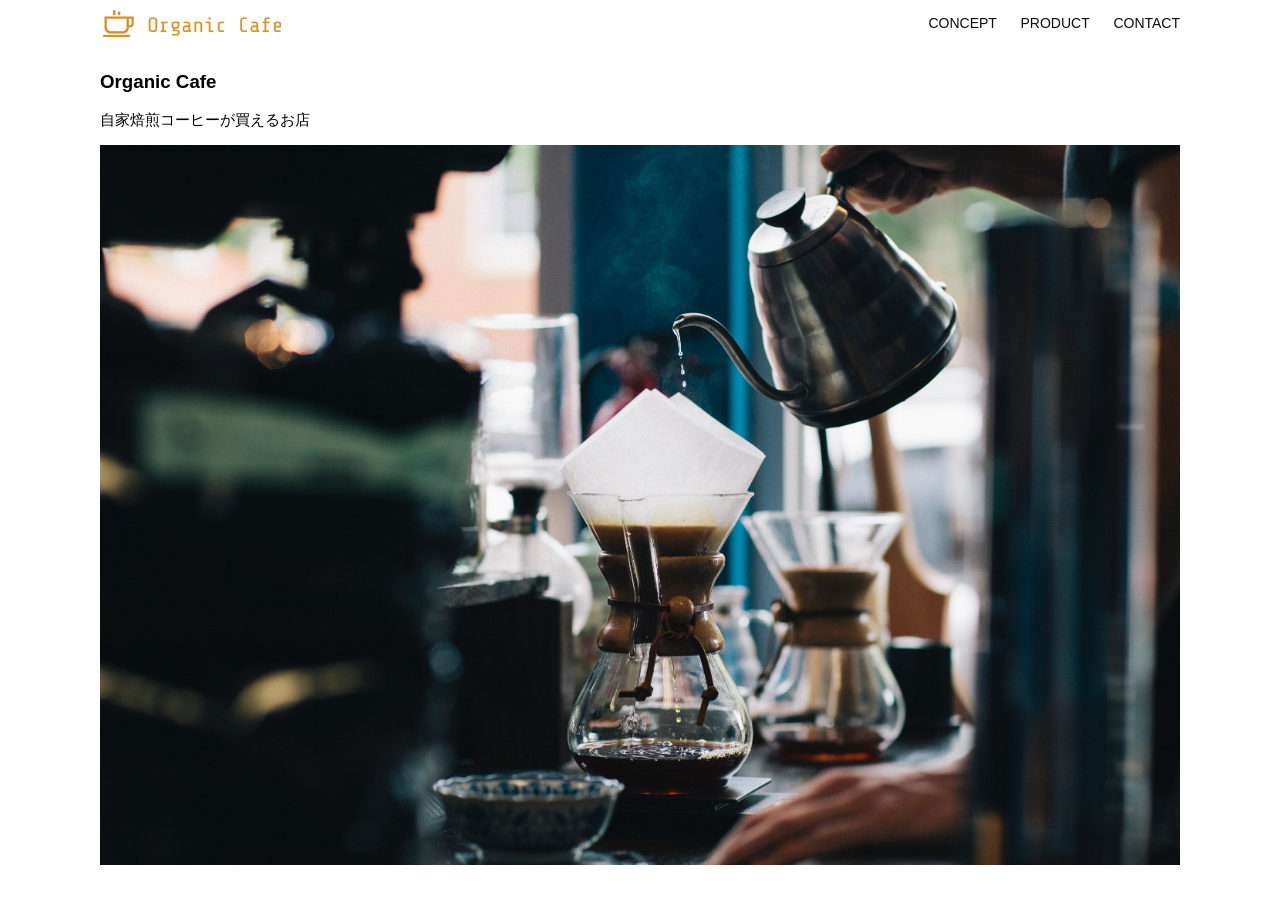
<file: kadai_013/index.html>
<!DOCTYPE html>
<html>
  <head>
    <title>Organic Cafe</title>
    <meta charset="UTF-8" />
    <meta name="description" content="自家焙煎のコーヒーがお家で楽しめるOrganic Cafe"/>
    <meta name="viewport" content="width=device-width, initial-scale=1.0" />
    <link rel="stylesheet" href="style.css" />
  </head>
  <body>
    <!-- ヘッダー -->
    <header>
      <!-- ロゴ -->
      <a href="index.html" id="logo"><img src="images/logo.png" alt="トップページに戻る"/></a>

      <!-- PC用ナビゲーション -->
      <nav id="nav-pc">
        <a href="index.html#concept">CONCEPT</a>
        <a href="index.html#product">PRODUCT</a>
        <a href="index.html#contact">CONTACT</a>
      </nav>

      <!-- SP用ハンバーガーメニューボタン -->
      <img id="menu-sp" src="images/button-menu.png" alt="ナビゲーションを開く" onclick="document.getElementById('nav-sp').style.display = 'block'">

      <!-- SP用ナビゲーション -->
      <nav id="nav-sp">
        <img id="close" src="images/button-close.png" alt="ナビゲーションを閉じる" onclick="document.getElementById('nav-sp').style.display = 'none'">
        <a id="logo-sp" href="index.html" onclick="document.getElementById('nav-sp').style.display = 'none'">
          <img src="images/logo-sp.png" alt="トップページに戻る">
        </a>
        <a class="menu" href="index.html#concept" onclick="document.getElementById('nav-sp').style.display = 'none'">CONCEPT</a>
        <a class="menu" href="index.html#product" onclick="document.getElementById('nav-sp').style.display = 'none'">PRODUCT</a>
        <a class="menu" href="index.html#contact" onclick="document.getElementById('nav-sp').style.display = 'none'">CONTACT</a>
      </nav>
    </header>

    <main>
      <article>
        <!-- メインビジュアル -->
        <section id="main-visual">
          <div id="main-message">
            <h1>Organic Cafe</h1>
            <p>自家焙煎コーヒーが買えるお店</p>
          </div>
          <img src="images/main-image.jpg" alt="コーヒーをハンドドリップで淹れる画像"/>
        </section>
      </article>
    </main>
  </body>
</html>
</file>
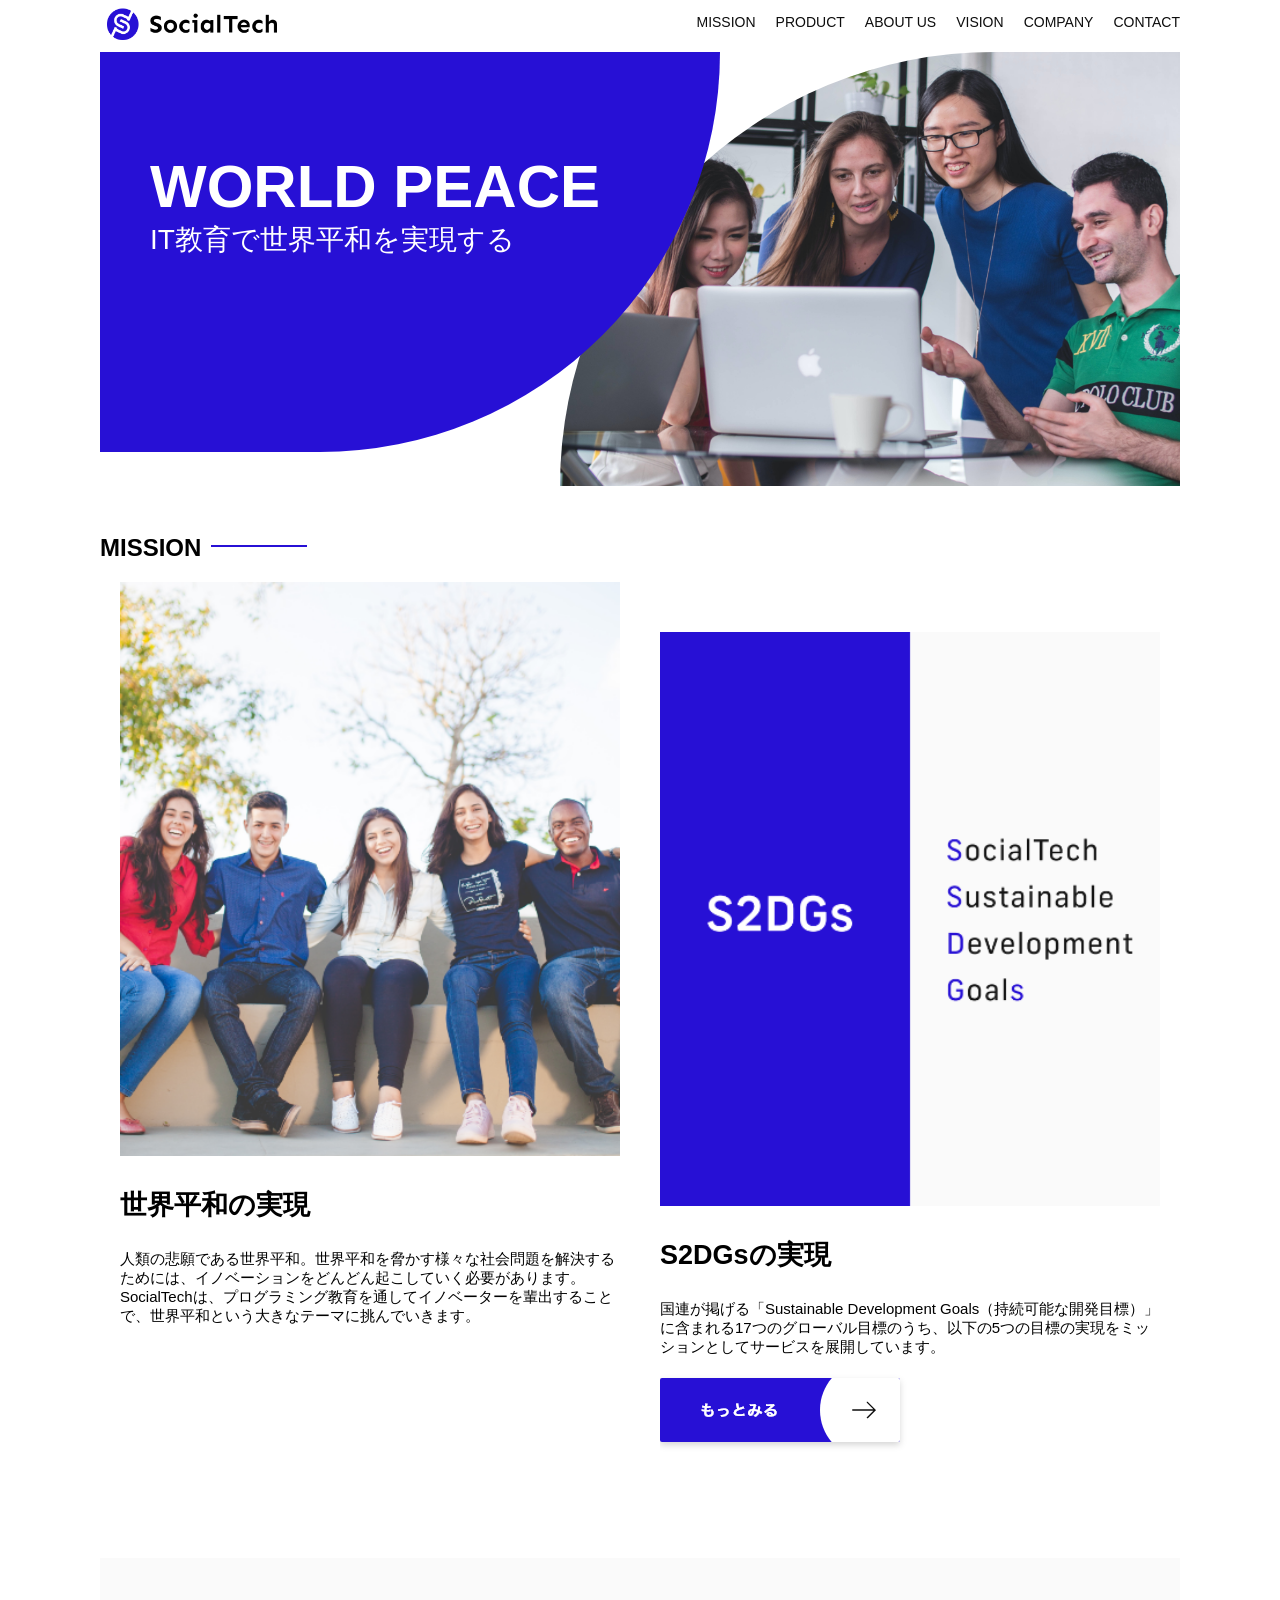
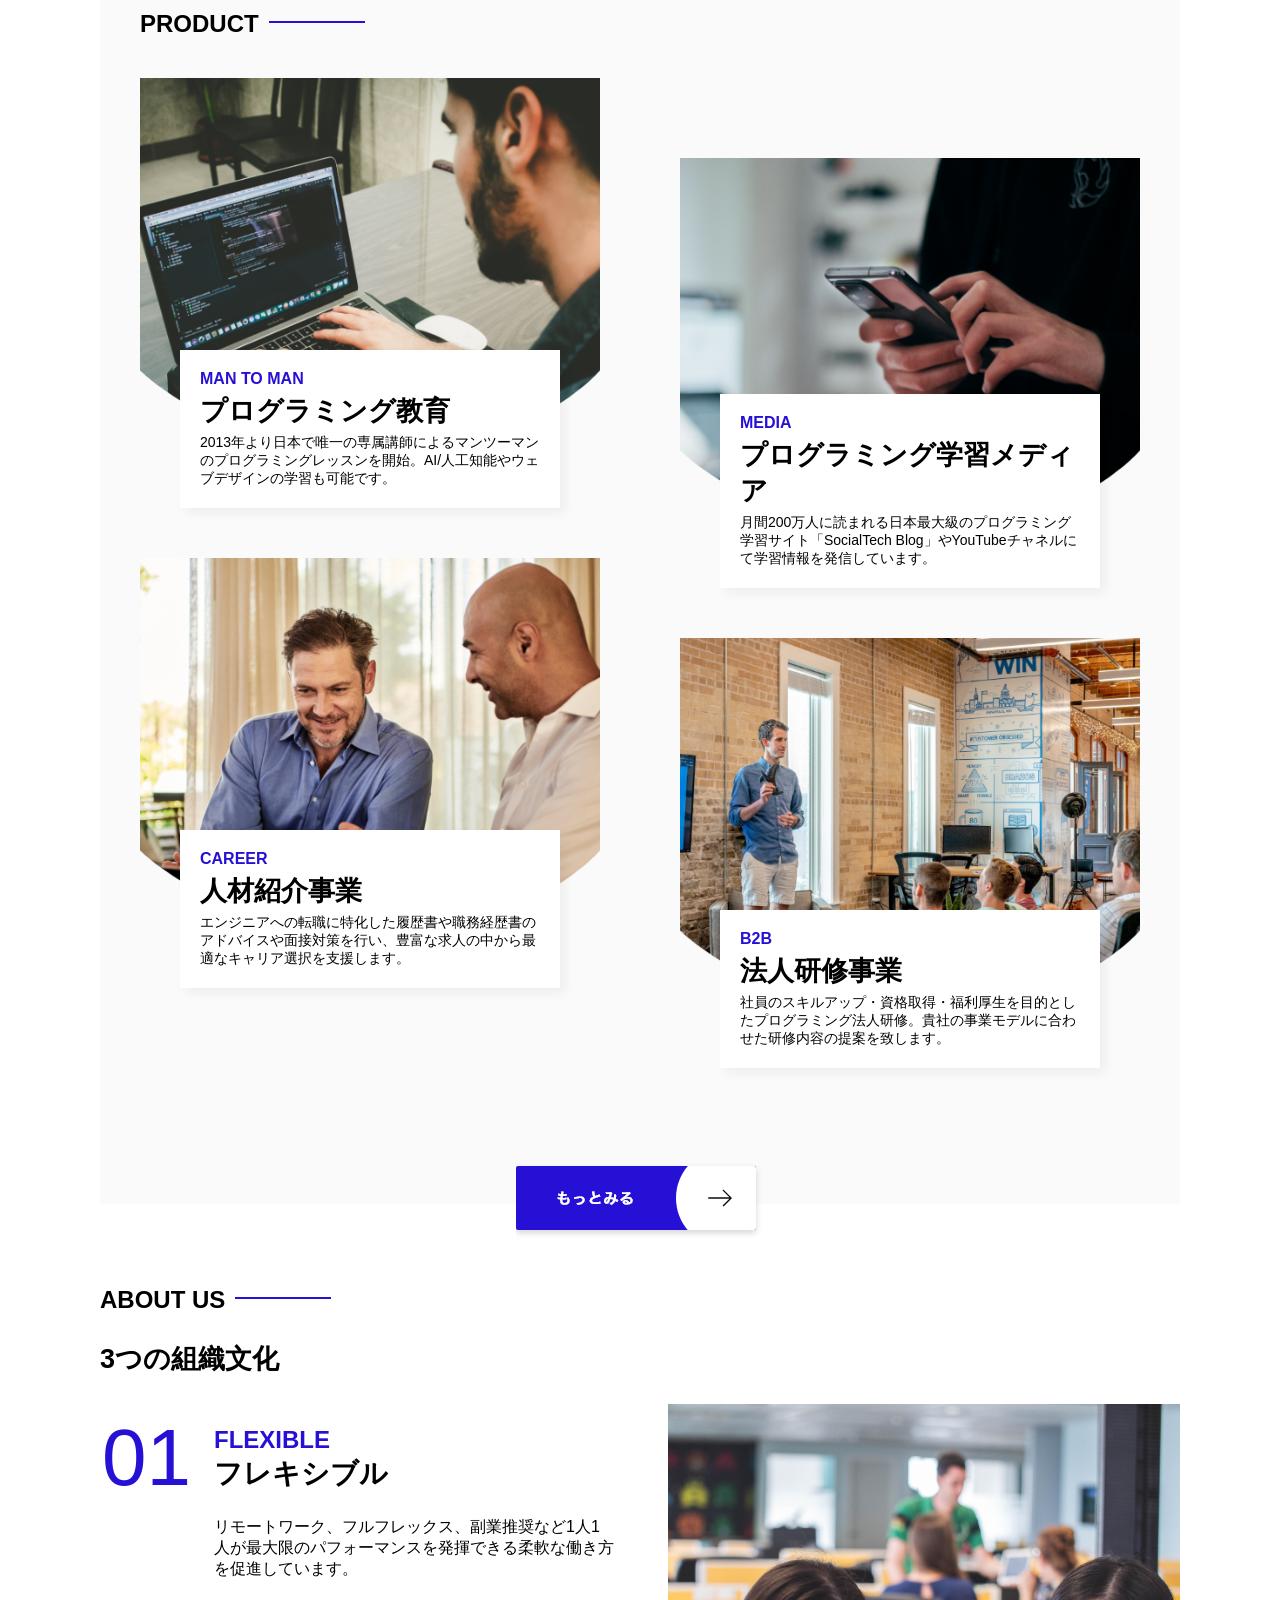
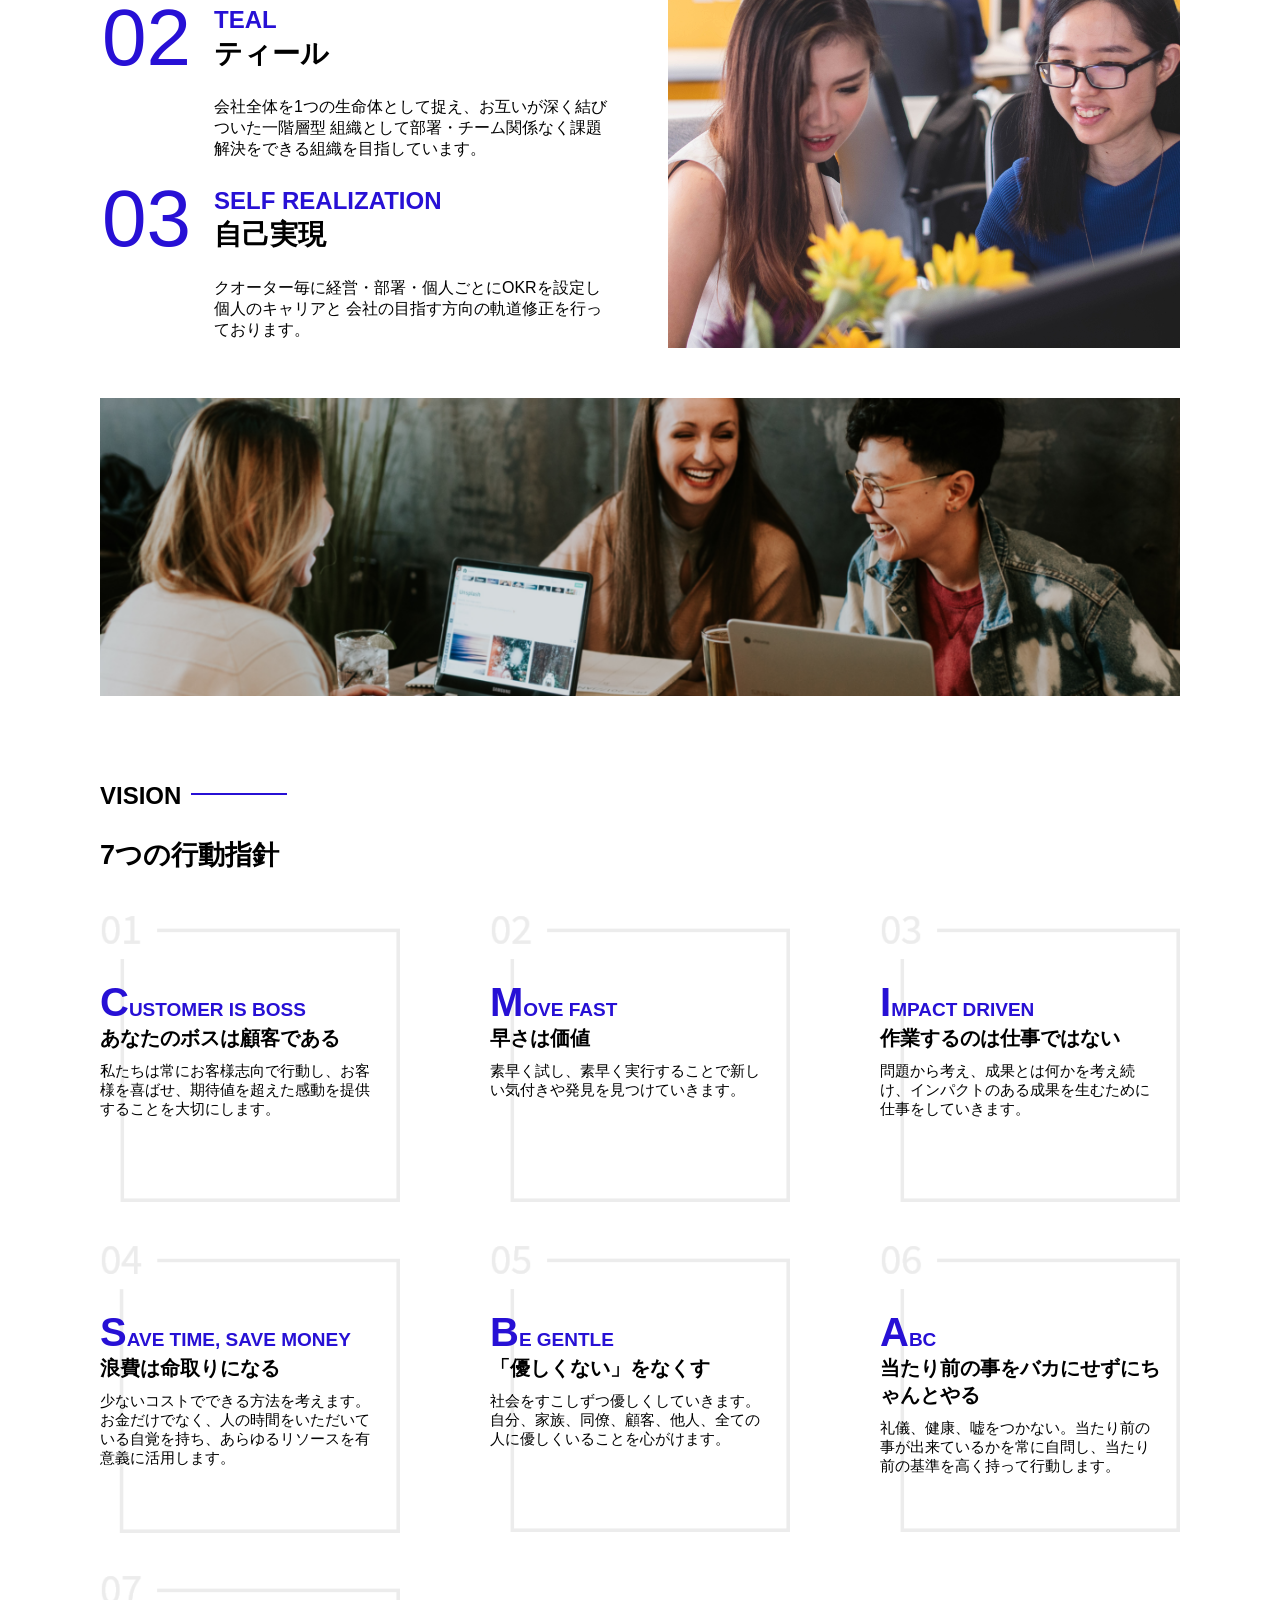
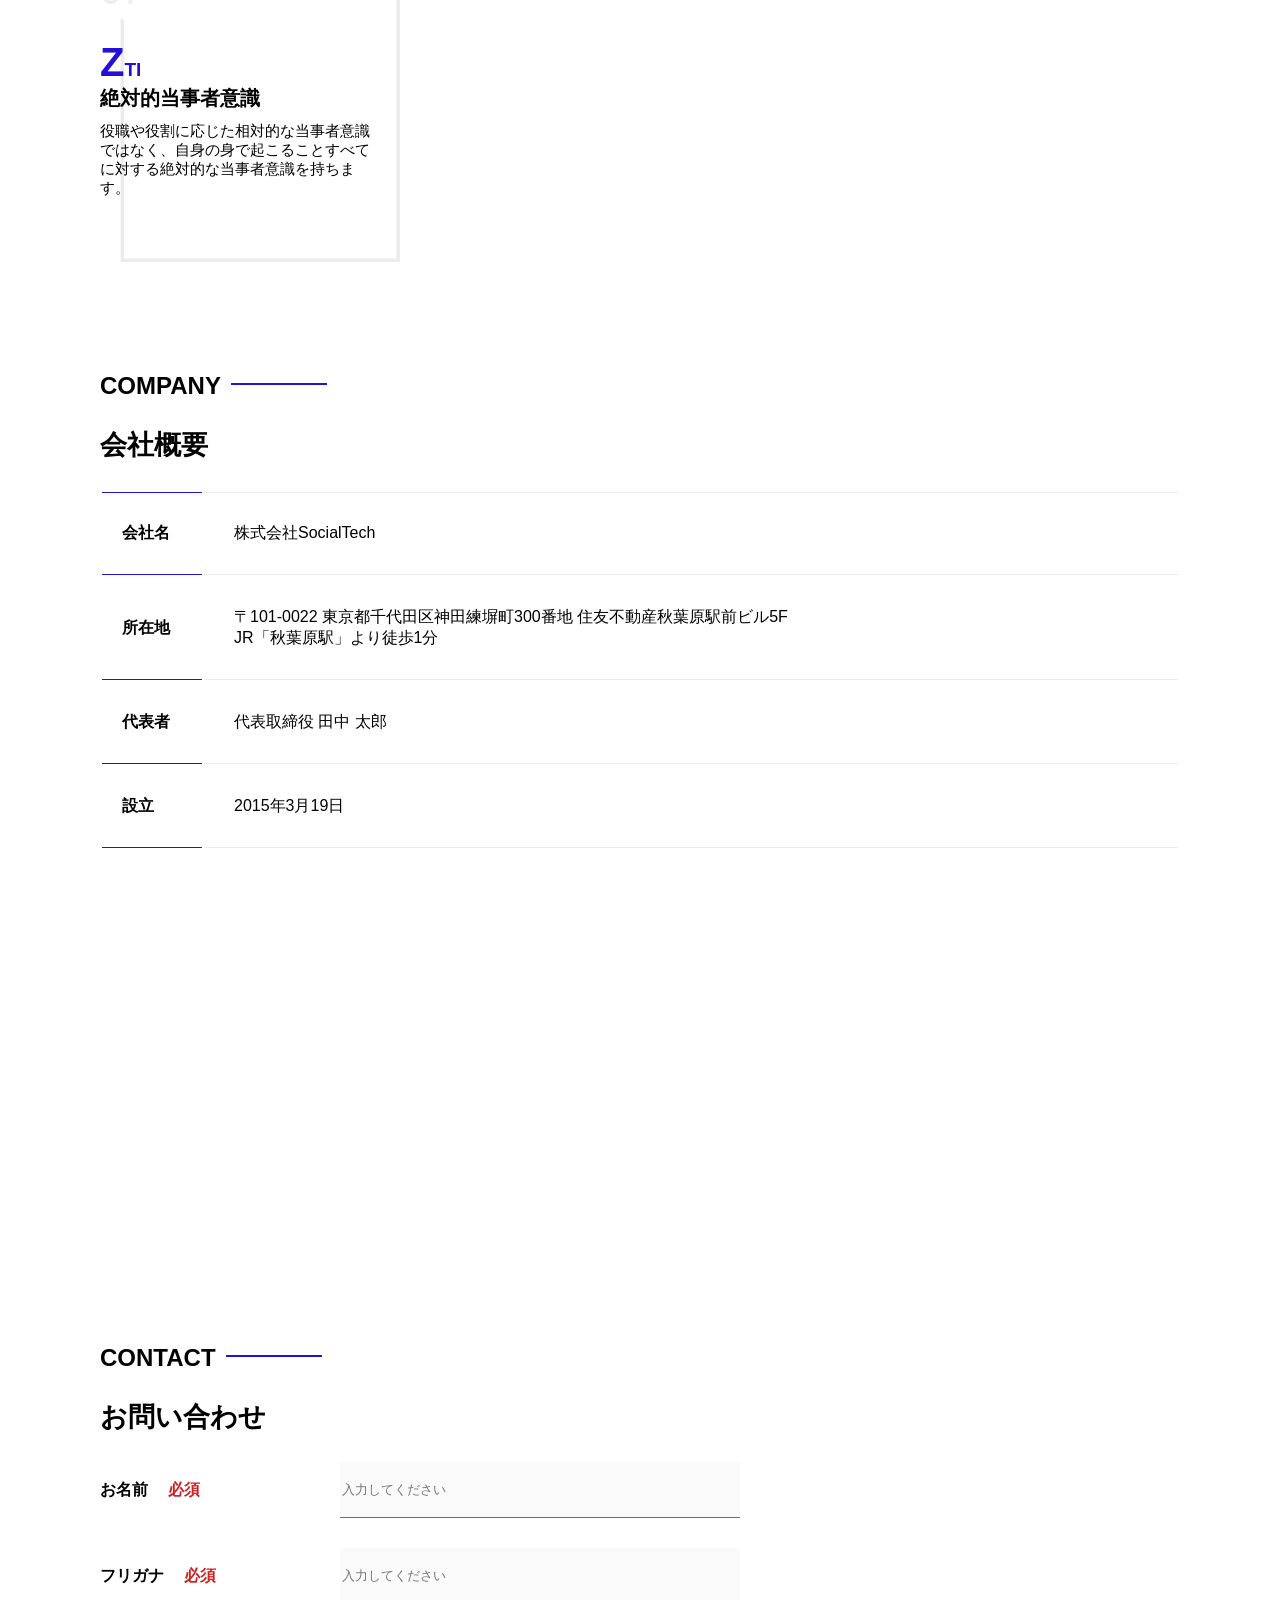
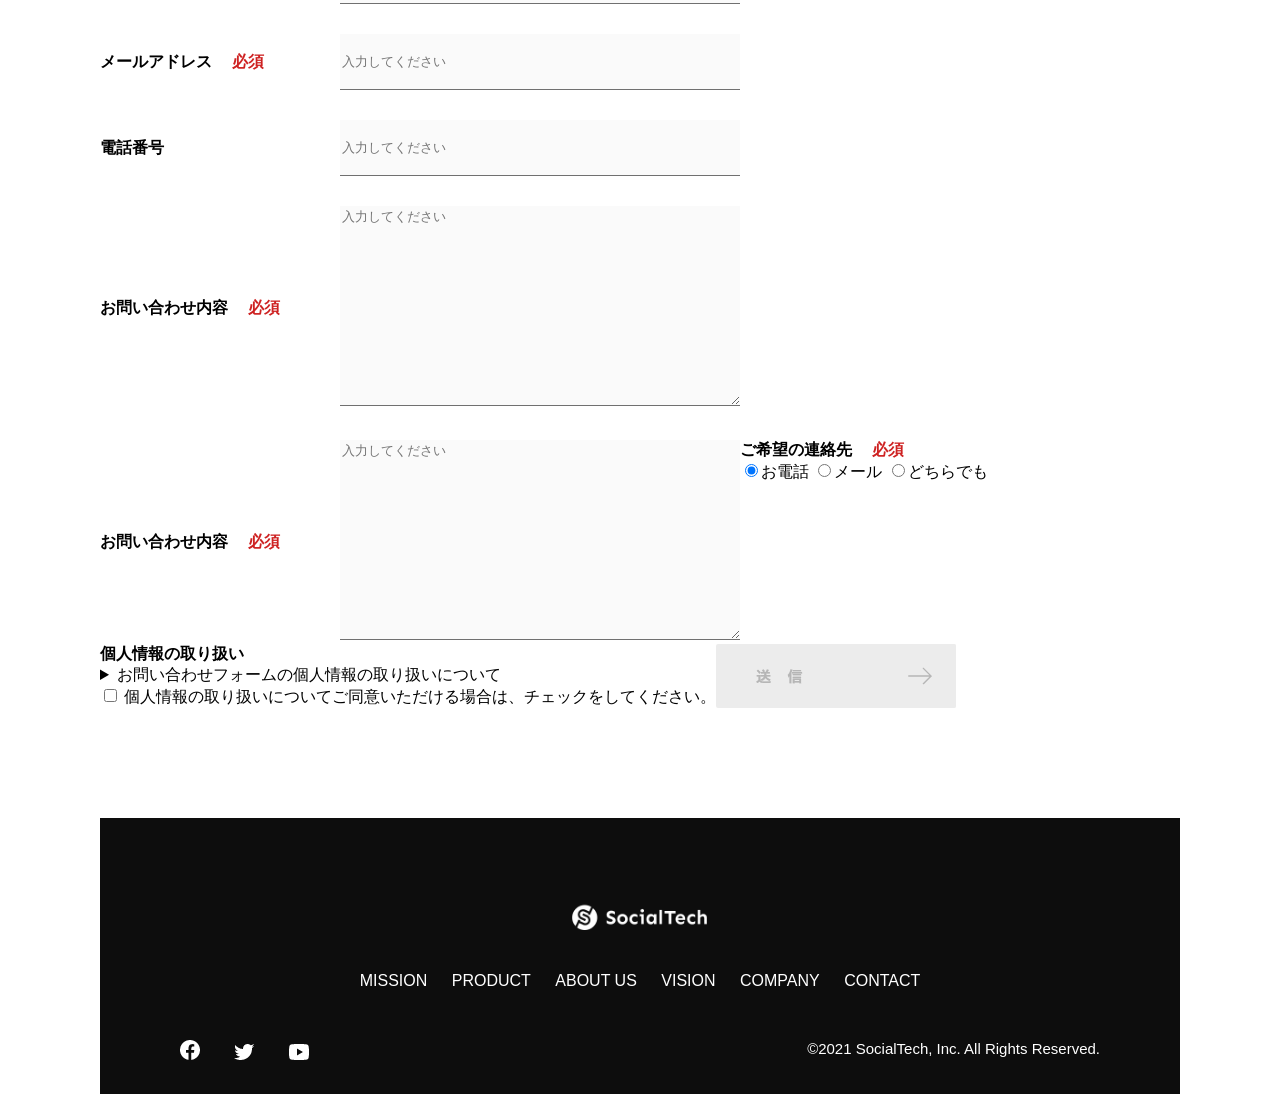
<file: kadai_tutorial_output/index.html>
<!DOCTYPE html>
<html>
<head>
  <title>SocialTech</title>
  <meta charset="UTF-8">
  <meta name="description" content="SocialTechはEdTech業界のリーディングカンパニーを目指します。">
  <meta name="viewport" content="width=device-width, initial-scale=1.0">
  <link rel="stylesheet" href="style.css">
</head>
<body>
   <!-- ヘッダー -->
  <header>
        <!-- ロゴ -->
    <a href="index.html" id="logo">
      <img src="images/logo.png" alt="トップページに戻る">
    </a>
         <!-- PC用ナビゲーション -->
    <nav id="nav-pc">
       <ul>
        <li><a href="mission.html">MISSION</a></li>
        <li><a href="product.html">PRODUCT</a></li>
        <li><a href="index.html#aboutus">ABOUT US</a></li>
        <li><a href="index.html#vision">VISION</a></li>
        <li><a href="index.html#company">COMPANY</a></li>
        <li><a href="index.html#contact">CONTACT</a></li>
       </ul>
   </nav>
          <!-- スマホ用メニューボタン -->
       <button id="menu-sp" onclick="document.getElementById('nav-sp').style.display = 'block'">
         <img src="images/button-menu.png" alt="ナビゲーションを開く">
       </button>
              <!-- スマホ用ナビゲーション -->
       <div id="nav-sp">
         <button id="close" onclick="document.getElementById('nav-sp').style.display = 'none'">
           <img src="images/button-close.png" alt="ナビゲーションを閉じる">
         </button>
 
         <nav>
           <ul>
             <li>
               <a id="logo-sp" href="index.html" onclick="document.getElementById('nav-sp').style.display = 'none'"><img src="images/logo-sp.png" alt="トップページに戻る"></a>
             </li>
             <li><a class="menu" href="mission.html" onclick="document.getElementById('nav-sp').style.display = 'none'">MISSION</a></li>
             <li><a class="menu" href="product.html" onclick="document.getElementById('nav-sp').style.display = 'none'">PRODUCT</a></li>
             <li><a class="menu" href="index.html#aboutus" onclick="document.getElementById('nav-sp').style.display = 'none'">ABOUT US</a></li>
             <li><a class="menu" href="index.html#vision" onclick="document.getElementById('nav-sp').style.display = 'none'">VISION</a></li>
             <li><a class="menu" href="index.html#company" onclick="document.getElementById('nav-sp').style.display = 'none'">COMPANY</a></li>
             <li><a class="menu" href="index.html#contact" onclick="document.getElementById('nav-sp').style.display = 'none'">CONTACT</a></li>
           </ul>
         </nav>
         <div id="sns">
           <a href="https://www.facebook.com/sejuku2013">
             <img src="images/button-facebook.png" alt="Facebookのリンク">
           </a>
           <a href="https://twitter.com/samuraijuku">
             <img src="images/button-twitter.png" alt="Twitterのリンク">
           </a>
           <a href="https://www.youtube.com/channel/UCCFOQO5aDK0xXam4cUQXT8g">
             <img src="images/button-youtube.png" alt="YouTubeのリンク">
           </a>
         </div>
       </div>
  </header>

  <main>
    <article>
      <!-- メインビジュアル -->
      <section id="main-visual">
        <div id="main-message">
          <h1>WORLD PEACE</h1>
          <p>IT教育で世界平和を実現する</p>
        </div>
        <img src="images/index/index-main.png" alt="PCの周りに集まる多国籍の仲間たち">
      </section>
      <!--ミッション-->
      <section id="mission">
        <h2 class="index-h2">MISSION</h2>
        <div id="mission-flex">
          <div>
            <img id="mission-photo" src="images/index/index-mission.png" alt="屋外のベンチで写真を撮影する多国籍の仲間たち">
            <h3>世界平和の実現</h3>
            <p>
              人類の悲願である世界平和。世界平和を脅かす様々な社会問題を解決するためには、イノベーションをどんどん起こしていく必要があります。SocialTechは、プログラミング教育を通してイノベーターを輩出することで、世界平和という大きなテーマに挑んでいきます。
            </p>
          </div>
          <div>
            <img id="s2dgs" src="images/index/s2dgs.png" alt="S2DGs">
            <h3>S2DGsの実現</h3>
            <p>国連が掲げる「Sustainable Development Goals（持続可能な開発目標）」に含まれる17つのグローバル目標のうち、以下の5つの目標の実現をミッションとしてサービスを展開しています。</p>
            <a href="mission.html">
              <img src="images/button-more.png" alt="もっとみる">
            </a>
          </div>
        </div>
      </section>
           <!-- プロダクト -->
      <section id="product">
       <h2 class="index-h2">PRODUCT</h2>
        <div class="product-flex">
         <div id="product-left">
                       <div>
               <img class="product-photo" src="images/index/index-mantoman.png" alt="PCでコードを書く男性">
               <div class="product-explain">
                 <span>MAN TO MAN</span>
                 <h3>プログラミング教育</h3>
                 <p>2013年より日本で唯一の専属講師によるマンツーマンのプログラミングレッスンを開始。AI/人工知能やウェブデザインの学習も可能です。</p>
               </div>
             </div>
             <div>
               <img class="product-photo" src="images/index/index-career.png" alt="笑顔で話し合う2人の男性">
               <div class="product-explain">
                 <span>CAREER</span>
                 <h3>人材紹介事業</h3>
                 <p>エンジニアへの転職に特化した履歴書や職務経歴書のアドバイスや面接対策を行い、豊富な求人の中から最適なキャリア選択を支援します。</p>
               </div>
             </div>
         </div>
         <div id="product-right">
                      <div>
              <img class="product-photo" src="images/index/index-media.png" alt="スマートフォンを操作する人">
              <div class="product-explain">
                <span>MEDIA</span>
                <h3>プログラミング学習メディア</h3>
                <p>月間200万人に読まれる日本最大級のプログラミング学習サイト「SocialTech Blog」やYouTubeチャネルにて学習情報を発信しています。</p>
              </div>
            </div>
            <div>
              <img class="product-photo" src="images/index/index-b2b.png" alt="講演中の男性とそれを聴く人々">
              <div class="product-explain">
                <span>B2B</span>
                <h3>法人研修事業</h3>
                <p>社員のスキルアップ・資格取得・福利厚生を目的としたプログラミング法人研修。貴社の事業モデルに合わせた研修内容の提案を致します。</p>
              </div>
            </div>
          </div>
        </div>
        <div id="product-more">
          <a href="product.html">
            <img src="images/button-more.png" alt="もっとみる">
          </a>
         </div>
        </div>
      </section>
           <!-- ABOUT US -->
      <section id="aboutus">
        <h2 class="index-h2">ABOUT US</h2>
        <h3>3つの組織文化</h3>
        <div>
                    <table class="culture-table">
            <tr>
              <td class="culture-num">01</td>
              <th><span class="culture-en">FLEXIBLE</span><br>フレキシブル</th>
            </tr>
            <tr>
              <td>
                <!--空のセル-->
              </td>
              <td class="culture-description">リモートワーク、フルフレックス、副業推奨など1人1人が最大限のパフォーマンスを発揮できる柔軟な働き方を促進しています。</td>
            </tr>
            <tr>
              <td class="culture-num">02</td>
              <th><span class="culture-en">TEAL</span><br>ティール</th>
            </tr>
            <tr>
              <td>
                <!--空のセル-->
              </td>
              <td class="culture-description">会社全体を1つの生命体として捉え、お互いが深く結びついた一階層型 組織として部署・チーム関係なく課題解決をできる組織を目指しています。</td>
            </tr>
            <tr>
              <td class="culture-num">03</td>
              <th><span class="culture-en">SELF REALIZATION</span><br>自己実現</th>
            </tr>
            <tr>
              <td>
                <!--空のセル-->
              </td>
              <td class="culture-description">クオーター毎に経営・部署・個人ごとにOKRを設定し個人のキャリアと 会社の目指す方向の軌道修正を行っております。</td>
            </tr>
          </table>          <img class="culture-img" src="images/index/index-aboutus1.png" alt="笑顔で話し合う2人の女性">
        </div>
        <img class="culture-img2" src="images/index/index-aboutus2.png" alt="笑顔で話し合う3人の男女">
      </section>
            <!-- VISION -->
      <section id="vision">
        <h2 class="index-h2">VISION</h2>
        <h3>7つの行動指針</h3>
        <div>
             <div class="vision-box">
               <img src="images/index/vision-01.png" alt="01">
               <div>
                 <h4>CUSTOMER IS BOSS</h4>
                 <h5>あなたのボスは顧客である</h5>
                 <p>私たちは常にお客様志向で行動し、お客様を喜ばせ、期待値を超えた感動を提供することを大切にします。</p>
               </div>
             </div>
               <div class="vision-box">
               <img src="images/index/vision-02.png" alt="02">
               <div>
                 <h4>MOVE FAST</h4>
                 <h5>早さは価値</h5>
                 <p>素早く試し、素早く実行することで新しい気付きや発見を見つけていきます。</p>
               </div>
             </div>
             <div class="vision-box">
               <img src="images/index/vision-03.png" alt="03">
               <div>
                 <h4>IMPACT DRIVEN</h4>
                 <h5>作業するのは仕事ではない</h5>
                 <p>問題から考え、成果とは何かを考え続け、インパクトのある成果を生むために仕事をしていきます。</p>
               </div>
             </div>
             <div class="vision-box">
               <img src="images/index/vision-04.png" alt="04">
               <div>
                 <h4>SAVE TIME, SAVE MONEY</h4>
                 <h5>浪費は命取りになる</h5>
                 <p>少ないコストでできる方法を考えます。お金だけでなく、人の時間をいただいている自覚を持ち、あらゆるリソースを有意義に活用します。</p>
               </div>
             </div>
             <div class="vision-box">
               <img src="images/index/vision-05.png" alt="05">
               <div>
                 <h4>BE GENTLE</h4>
                 <h5>「優しくない」をなくす</h5>
                 <p>社会をすこしずつ優しくしていきます。自分、家族、同僚、顧客、他人、全ての人に優しくいることを心がけます。</p>
               </div>
             </div>
             <div class="vision-box">
               <img src="images/index/vision-06.png" alt="06">
               <div>
                 <h4>ABC</h4>
                 <h5>当たり前の事をバカにせずにちゃんとやる</h5>
                 <p>礼儀、健康、嘘をつかない。当たり前の事が出来ているかを常に自問し、当たり前の基準を高く持って行動します。</p>
               </div>
             </div>
             <div class="vision-box">
               <img src="images/index/vision-07.png" alt="07">
               <div>
                 <h4>ZTI</h4>
                 <h5>絶対的当事者意識</h5>
                 <p>役職や役割に応じた相対的な当事者意識ではなく、自身の身で起こることすべてに対する絶対的な当事者意識を持ちます。</p>
               </div>
             </div>
      </section>
            <!-- COMPANY -->
      <section id="company">
        <h2 class="index-h2">COMPANY</h2>
        <h3>会社概要</h3>
            <table id="company-table">
             <tr>
               <th class="tableheader tableheader-first">会社名</th>
               <td class="cell cell-first">株式会社SocialTech</td>
             </tr>
             <tr>
               <th class="tableheader">所在地</th>
               <td class="cell">〒101-0022 東京都千代田区神田練塀町300番地 住友不動産秋葉原駅前ビル5F<br>JR「秋葉原駅」より徒歩1分</td>
             </tr>
             <tr>
               <th class="tableheader">代表者</th>
               <td class="cell">代表取締役 田中 太郎</td>
             </tr>
             <tr>
               <th class="tableheader">設立</th>
               <td class="cell">2015年3月19日</td>
             </tr>
           </table>
 <iframe 
 src="https://www.google.com/maps/embed?pb=!1m18!1m12!1m3!1d3240.0688551336807!2d139.7720776771055!3d35.69992317258124!2m3!1f0!2f0!3f0!3m2!1i1024!2i768!4f13.1!3m3!1m2!1s0x60188fee13660e23%3A0x77137876edf742ac!2z5L2P5Y-L5LiN5YuV55Sj56eL6JGJ5Y6f6aeF5YmN44OT44Or!5e0!3m2!1sja!2sjp!4v1704858013291!5m2!1sja!2sjp" 
 style="border: 0" allowfullscreen="" loading="lazy">
 </iframe>
      </section>
            <!-- お問い合わせフォーム -->
      <section id="contact">
        <h2 class="index-h2">CONTACT</h2>
        <h3>お問い合わせ</h3>
        <form>
                    <div>
            <div class="contact-heading">
              <label class="contact-label">お名前<span class="contact-span">必須</span></label>
            </div>
            <div>
              <input type="text" name="name" placeholder="入力してください" class="contact-textbox">
            </div>
          </div>
          <div>
            <div class="contact-heading">
              <label class="contact-label">フリガナ<span class="contact-span">必須</span></label>
            </div>
            <div>
              <input type="text" name="hurigana" placeholder="入力してください" class="contact-textbox">
            </div>
          </div>
          <div>
            <div class="contact-heading">
              <label class="contact-label">メールアドレス<span class="contact-span">必須</span></label>
            </div>
            <div>
              <input type="text" name="email" placeholder="入力してください" class="contact-textbox">
            </div>
          </div>
          <div>
            <div class="contact-heading">
              <label class="contact-label">電話番号</label>
            </div>
            <div>
              <input type="text" name="tel" placeholder="入力してください" class="contact-textbox">
            </div>
          </div>
          <div>
            <div class="contact-heading">
              <label class="contact-label">お問い合わせ内容<span class="contact-span">必須</span></label>
            </div>
            <div>
              <textarea class="contact-textarea" placeholder="入力してください" name="message"></textarea>
            </div>
          </div>
                    <div>
            <div class="contact-heading">
              <label class="contact-label">お問い合わせ内容<span class="contact-span">必須</span></label>
            </div>
            <div>
              <textarea class="contact-textarea" placeholder="入力してください" name="message"></textarea>
            </div>
                      <div>
            <div class="contact-heading">
              <label class="contact-label">ご希望の連絡先<span class="contact-span">必須</span></label>
            </div>
            <div>
              <input class="radiobutton" type="radio" value="tel" name="contact" checked><label>お電話</label>
              <input class="radiobutton" type="radio" value="mail" name="contact"><label>メール</label>
              <input class="radiobutton" type="radio" value="both" name="contact"><label>どちらでも</label>
            </div>
          </div>
            <div>
               <div class="contact-heading">
                 <label class="contact-label">個人情報の取り扱い</label>
               </div>
               <div>
                 <details>
                   <summary>お問い合わせフォームの個人情報の取り扱いについて</summary>
                   <div>
                     <dl>
                       <dt>１．組織の名称又は氏名</dt>
                       <dd>株式会社SocialTech</dd>
                       <dt>２．個人情報保護管理者（若しくはその代理人）の氏名又は職名、所属及び連絡先</dt>
                       <dd>
                         <p>鈴木 一郎 コーポレート部</p>
                         <p>メールアドレス：samurai@example.com</p>
                         <p>TEL：03-1234-5678</p>
                       </dd>
                       <dt>３．個人情報の利用目的</dt>
                       <dd>
                         <ul>
                           <li>本サービス及び本サービスに関連する情報の提供又はそれらに関する連絡のため</li>
                           <li>ユーザーの本人確認のため</li>
                           <li>当社サービスのご案内のため</li>
                           <li>当社の商品等の広告または宣伝（電子メールによるものを含むものとします。）</li>
                         </ul>
                       </dd>
                       <dt>４．個人情報の取り扱い業務の委託</dt>
                       <dd>個人情報の取扱業務の全部または一部を外部に業務委託する場合があります。その際、弊社は、個人情報を適切に保護できる管理体制を敷き実行していることを条件として委託先を厳選したうえで、機密保持契約を委託先と締結し、お客様の個人情報を厳密に管理させます。</dd>
                       <dt>５．個人情報の開示等の請求</dt>
                       <dd>
                         お客様は、弊社に対してご自身の個人情報の開示等（利用目的の通知、開示、内容の訂正・追加・削除、利用の停止または消去、第三者への提供の停止）に関して、当社問合わせ窓口に申し出ることができます。<br>
                         その際、弊社はお客様ご本人を確認させていただいたうえで、合理的な期間内に対応いたします。<br>
                         なお、個人情報に関する弊社問合わせ先は、次の通りです。
                       </dd>
                       <dd>
                         <p>株式会社SocialTech　個人情報問合せ窓口</p>
                         <p>〒150-0043　東京都千代田区神田練塀町300番地 住友不動産秋葉原駅前ビル5F</p>
                         <p>メールアドレス：samurai@example.com　TEL：03-1234-5678</p>
                       </dd>
 
                       <dt>６．個人情報を提供されることの任意性について</dt>
                       <dd>お客様がご自身の個人情報を弊社に提供されるか否かは、お客様のご判断によりますが、もしご提供されない場合には、適切なサービスが提供できない場合がありますので予めご了承ください。</dd>
                     </dl>
                   </div>
                 </details>
                <input type="checkbox" name="agree">
                <span>個人情報の取り扱いについてご同意いただける場合は、チェックをしてください。</span>
              </div>
            </div>
             <input type="image" src="images/button-submit.png" alt="送信する">
             </div>
          </div>
        </form>
      </section>
    </article>
  </main>

    <footer>
      <div id="footer-logo">
        <img src="images/logo-sp.png" alt="SocialTech">
      </div>
      <div id="footer-link">
        <a href="mission.html">MISSION</a>
        <a href="product.html">PRODUCT</a>
        <a href="index.html#aboutus">ABOUT US</a>
        <a href="index.html#vision">VISION</a>
        <a href="index.html#company">COMPANY</a>
        <a href="index.html#contact">CONTACT</a>
      </div>
      <div id="sns-footer">
         <div class="sns-btns">
           <a href="https://www.facebook.com/sejuku2013"><img src="images/button-facebook.png" alt="Facebookのリンク"></a>
           <a href="https://twitter.com/samuraijuku"><img src="images/button-twitter.png" alt="Twitterのリンク"></a>
           <a href="https://www.youtube.com/channel/UCCFOQO5aDK0xXam4cUQXT8g"><img src="images/button-youtube.png" alt="YouTubeのリンク"></a>
         </div>
         <p id="copyright">&copy;2021 SocialTech, Inc. All Rights Reserved.</p>
       </div>
    </footer>
</body>

</html>
</body>

</html>
</file>
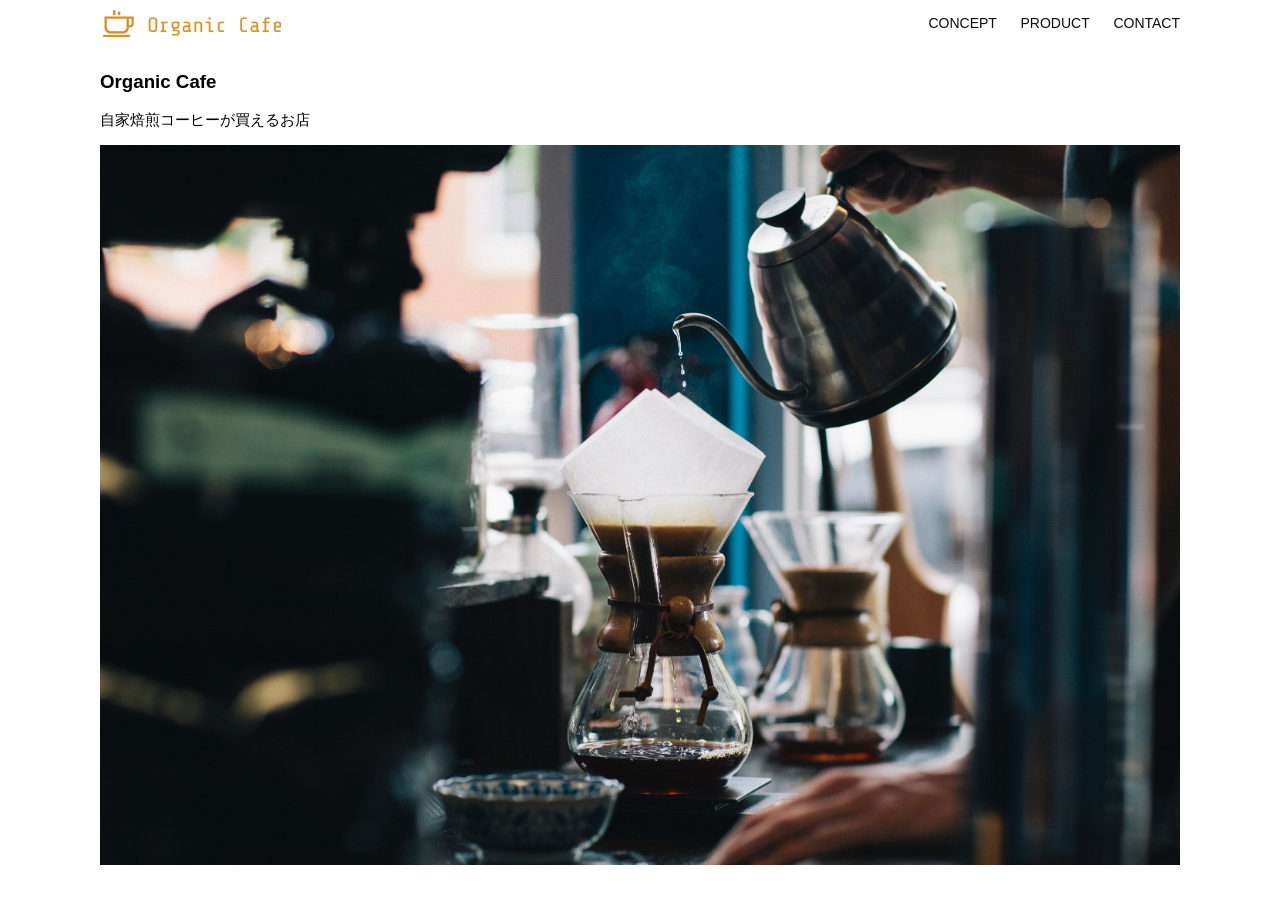
<file: kadai_013/課題用素材GitHub/index.html>
<!DOCTYPE html>
<html>
  <head>
    <title>Organic Cafe</title>
    <meta charset="UTF-8" />
    <meta name="description" content="自家焙煎のコーヒーがお家で楽しめるOrganic Cafe"/>
    <meta name="viewport" content="width=device-width, initial-scale=1.0" />
    <link rel="stylesheet" href="style.css" />
  </head>
  <body>
    <!-- ヘッダー -->
    <header>
      <!-- ロゴ -->
      <a href="index.html" id="logo"><img src="images/logo.png" alt="トップページに戻る"/></a>

      <!-- PC用ナビゲーション -->
      <nav id="nav-pc">
        <a href="index.html#concept">CONCEPT</a>
        <a href="index.html#product">PRODUCT</a>
        <a href="index.html#contact">CONTACT</a>
      </nav>
    </header>

    <main>
      <article>
        <!-- メインビジュアル -->
        <section id="main-visual">
          <div id="main-message">
            <h1>Organic Cafe</h1>
            <p>自家焙煎コーヒーが買えるお店</p>
          </div>
          <img src="images/main-image.jpg" alt="コーヒーをハンドドリップで淹れる画像"/>
        </section>
      </article>
    </main>
  </body>
</html>
</file>
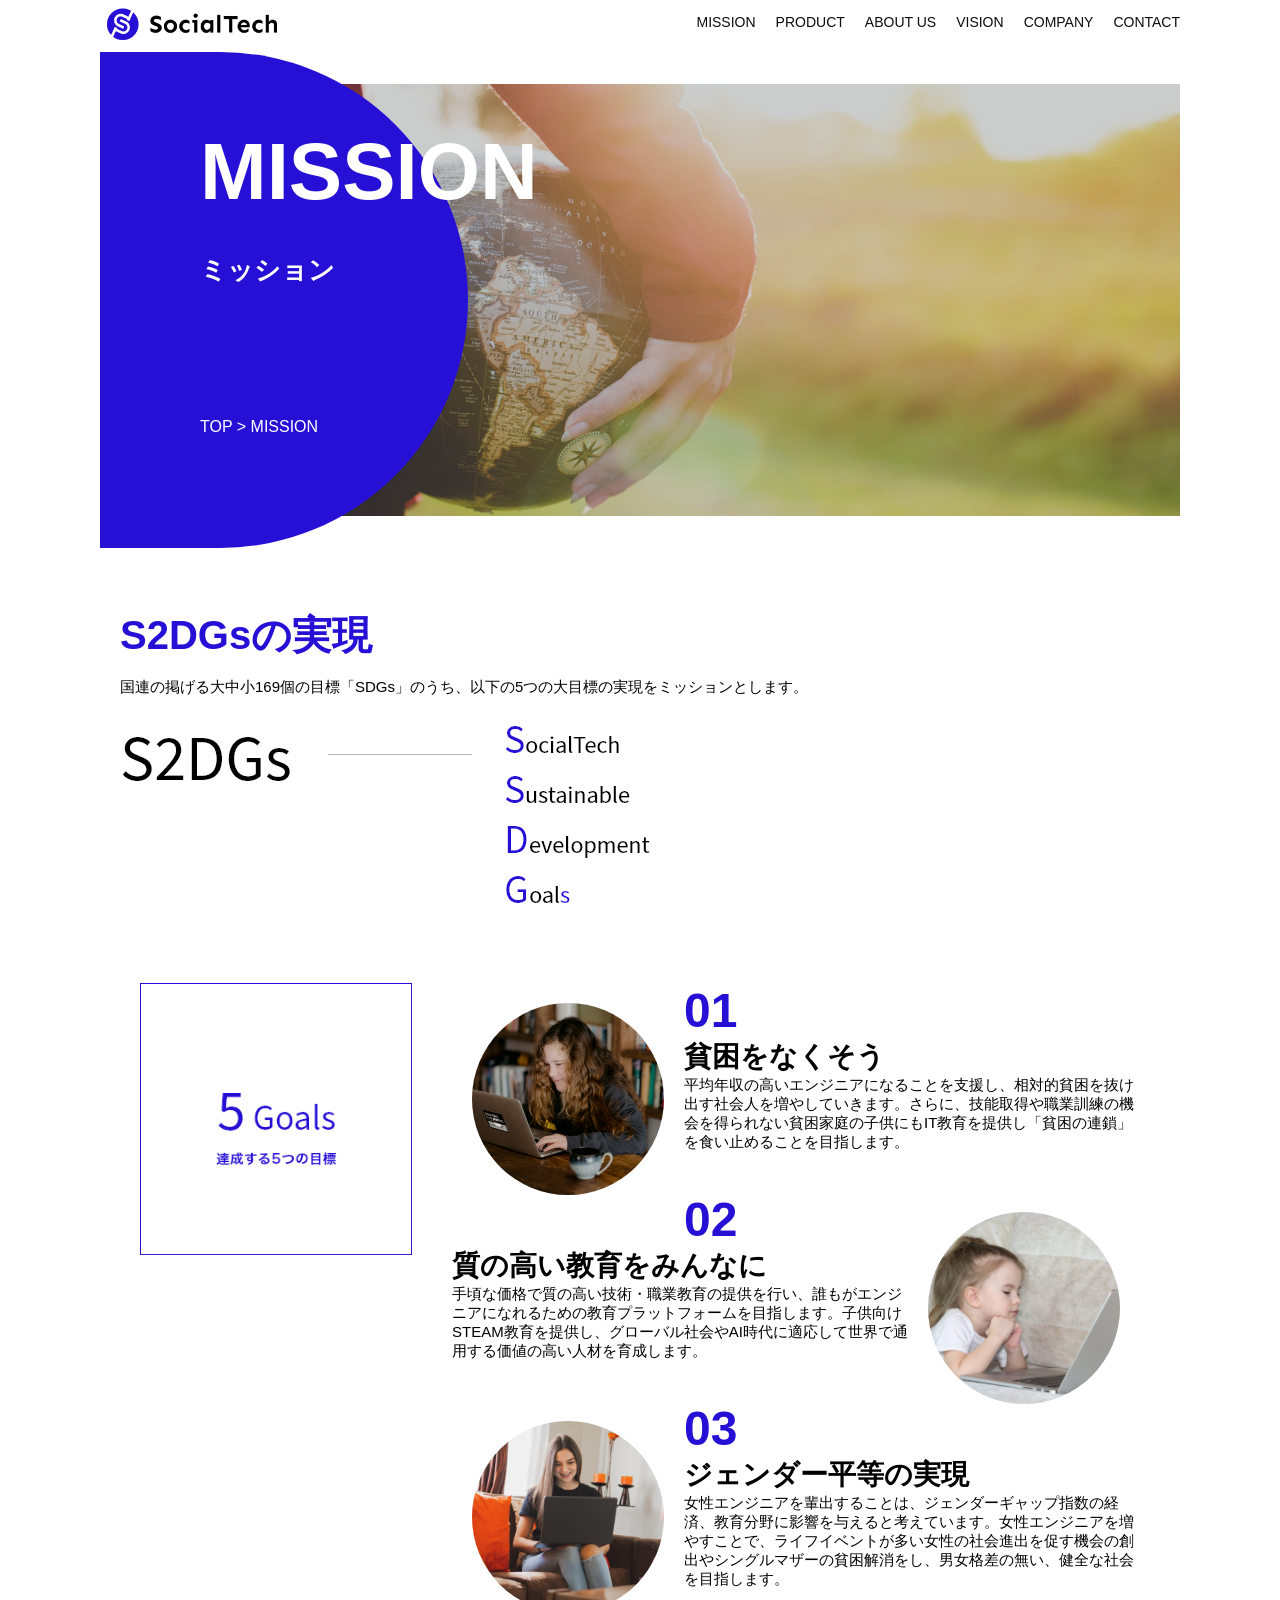
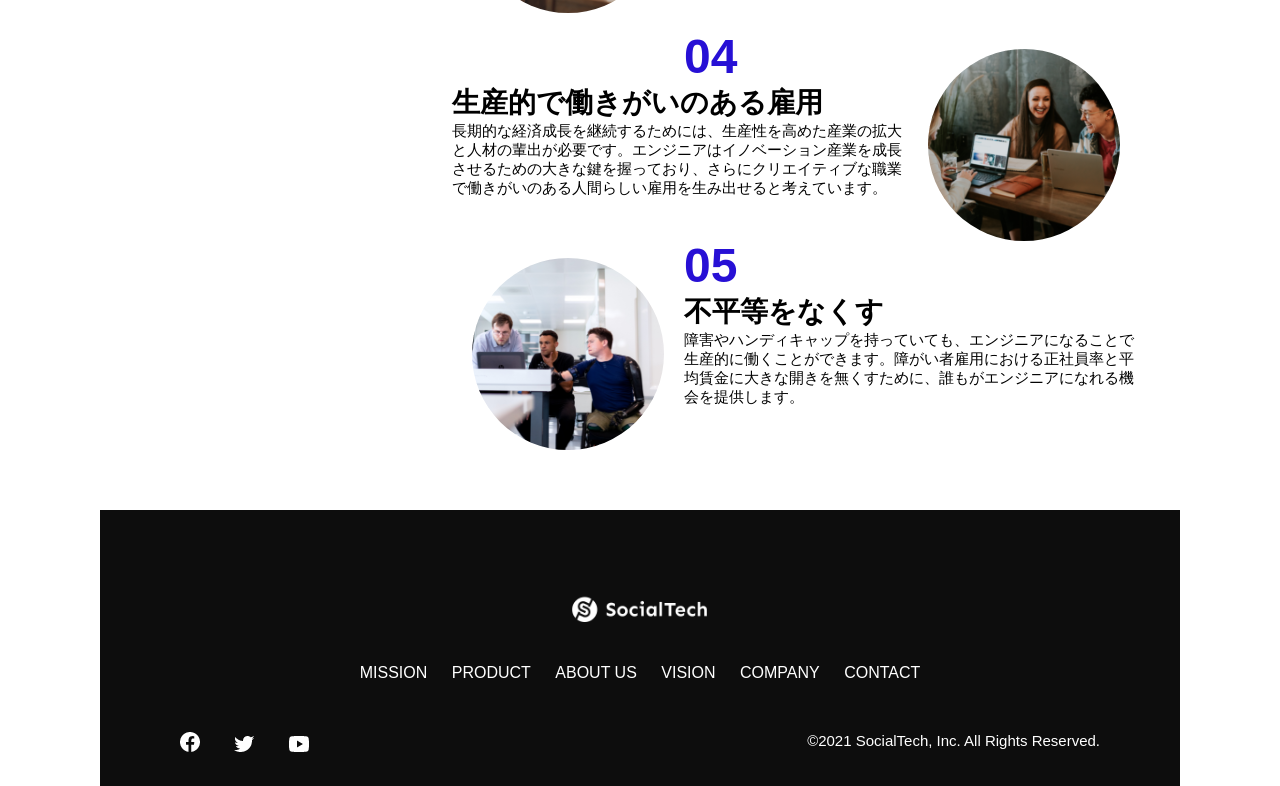
<file: kadai_tutorial_output/mission.html>
<!DOCTYPE html>
<html>
  <head>
    <title>SocialTech - MISSION ミッション -</title>
    <meta charset="utf-8">
    <meta name="description" content="SocialTechが目指す5つの目標（S2DGs）を紹介します">
    <meta name="viewport" content="width=device-width, initial-scale=1.0">
    <link rel="stylesheet" href="style.css">
  </head>

  <body>
    <!-- ヘッダー -->
    <header>
      <!-- ロゴ -->
      <a href="index.html" id="logo">
        <img src="images/logo.png" alt="トップページに戻る">
      </a>

      <!-- PC用ナビゲーション -->
      <nav id="nav-pc">
        <ul>
          <li><a href="mission.html">MISSION</a></li>
          <li><a href="product.html">PRODUCT</a></li>
          <li><a href="index.html#aboutus">ABOUT US</a></li>
          <li><a href="index.html#vision">VISION</a></li>
          <li><a href="index.html#company">COMPANY</a></li>
          <li><a href="index.html#contact">CONTACT</a></li>
        </ul>
      </nav>

      <!-- スマホ用メニューボタン -->
      <button id="menu-sp" onclick="document.getElementById('nav-sp').style.display = 'block'">
        <img src="images/button-menu.png" alt="ナビゲーションを開く">
      </button>

      <!-- スマホ用ナビゲーション -->
      <div id="nav-sp">
        <button id="close" onclick="document.getElementById('nav-sp').style.display = 'none'">
          <img src="images/button-close.png" alt="ナビゲーションを閉じる">
        </button>

        <nav>
          <ul>
            <li>
              <a id="logo-sp" href="index.html" onclick="document.getElementById('nav-sp').style.display = 'none'"><img src="images/logo-sp.png" alt="トップページに戻る"></a>
            </li>
            <li><a class="menu" href="mission.html" onclick="document.getElementById('nav-sp').style.display = 'none'">MISSION</a></li>
            <li><a class="menu" href="product.html" onclick="document.getElementById('nav-sp').style.display = 'none'">PRODUCT</a></li>
            <li><a class="menu" href="index.html#aboutus" onclick="document.getElementById('nav-sp').style.display = 'none'">ABOUT US</a></li>
            <li><a class="menu" href="index.html#vision" onclick="document.getElementById('nav-sp').style.display = 'none'">VISION</a></li>
            <li><a class="menu" href="index.html#company" onclick="document.getElementById('nav-sp').style.display = 'none'">COMPANY</a></li>
            <li><a class="menu" href="index.html#contact" onclick="document.getElementById('nav-sp').style.display = 'none'">CONTACT</a></li>
          </ul>
        </nav>
        <div id="sns">
          <a href="https://www.facebook.com/sejuku2013">
            <img src="images/button-facebook.png" alt="Facebookのリンク">
          </a>
          <a href="https://twitter.com/samuraijuku">
            <img src="images/button-twitter.png" alt="Twitterのリンク">
          </a>
          <a href="https://www.youtube.com/channel/UCCFOQO5aDK0xXam4cUQXT8g">
            <img src="images/button-youtube.png" alt="YouTubeのリンク">
          </a>
        </div>
      </div>
    </header>

    <main>
      <article>
                <section id="mission-main">
           <div class="mission-main-inner">
             <div id="mission-title">
               <h1>MISSION<br><span>ミッション</span></h1>
               <p>TOP > MISSION</p>
             </div>
           </div>
         </section>

         <section id="mission-s2dgs">
            <h2 class="mission-h2">S2DGsの実現</h2>
            <p>国連の掲げる大中小169個の目標「SDGs」のうち、以下の5つの大目標の実現をミッションとします。</p>
            <img src="images/mission/mission-s2dgs.png" alt="S2DGs">
          </section>

          <section id="mission-five-goals">
           <div class="five-goals-image">
             <img src="images/mission/mission-5goals.png" alt="5Goals">
           </div>
                     <div class="five-goals-read">
             <div>
               <img class="fivegoals-image-left" src="images/mission/mission-5goals01.png" alt="PCを操作する女の子">
               <span class="fivegoals-number">01</span>
               <h3 class="fivegoals-h3">貧困をなくそう</h3>
               <p class="fivegoals-p">平均年収の高いエンジニアになることを支援し、相対的貧困を抜け出す社会人を増やしていきます。さらに、技能取得や職業訓練の機会を得られない貧困家庭の子供にもIT教育を提供し「貧困の連鎖」を食い止めることを目指します。</p>
             </div>
             <div>
               <img class="fivegoals-image-right" src="images/mission/mission-5goals02.png" alt="PCを見つめる小さい女の子">
               <span class="fivegoals-number">02</span>
               <h3 class="fivegoals-h3">質の高い教育をみんなに</h3>
               <p class="fivegoals-p">手頃な価格で質の高い技術・職業教育の提供を行い、誰もがエンジニアになれるための教育プラットフォームを目指します。子供向けSTEAM教育を提供し、グローバル社会やAI時代に適応して世界で通用する価値の高い人材を育成します。</p>
             </div>
             <div>
               <img class="fivegoals-image-left" src="images/mission/mission-5goals03.png" alt="PCを操作する女性">
               <span class="fivegoals-number">03</span>
               <h3 class="fivegoals-h3">ジェンダー平等の実現</h3>
               <p class="fivegoals-p">女性エンジニアを輩出することは、ジェンダーギャップ指数の経済、教育分野に影響を与えると考えています。女性エンジニアを増やすことで、ライフイベントが多い女性の社会進出を促す機会の創出やシングルマザーの貧困解消をし、男女格差の無い、健全な社会を目指します。</p>
             </div>
             <div>
               <img class="fivegoals-image-right" src="images/mission/mission-5goals04.png" alt="笑顔で話し合う3人の男女">
               <span class="fivegoals-number">04</span>
               <h3 class="fivegoals-h3">生産的で働きがいのある雇用</h3>
               <p class="fivegoals-p">長期的な経済成長を継続するためには、生産性を高めた産業の拡大と人材の輩出が必要です。エンジニアはイノベーション産業を成長させるための大きな鍵を握っており、さらにクリエイティブな職業で働きがいのある人間らしい雇用を生み出せると考えています。</p>
             </div>
             <div>
               <img class="fivegoals-image-left" src="images/mission/mission-5goals05.png" alt="障害を持つ男性が生き生きと働く様子">
               <span class="fivegoals-number">05</span>
               <h3 class="fivegoals-h3">不平等をなくす</h3>
               <p class="fivegoals-p">障害やハンディキャップを持っていても、エンジニアになることで生産的に働くことができます。障がい者雇用における正社員率と平均賃金に大きな開きを無くすために、誰もがエンジニアになれる機会を提供します。</p>
             </div>
           </div>
         </section>
      </article>
    </main>

    <footer>
      <div id="footer-logo">
        <img src="images/logo-sp.png" alt="SocialTech">
      </div>
      <div id="footer-link">
        <a href="mission.html">MISSION</a>
        <a href="product.html">PRODUCT</a>
        <a href="index.html#aboutus">ABOUT US</a>
        <a href="index.html#vision">VISION</a>
        <a href="index.html#company">COMPANY</a>
        <a href="index.html#contact">CONTACT</a>
      </div>
      <div id="sns-footer">
        <div class="sns-btns">
          <a href="https://www.facebook.com/sejuku2013"><img src="images/button-facebook.png" alt="Facebookのリンク"></a>
          <a href="https://twitter.com/samuraijuku"><img src="images/button-twitter.png" alt="Twitterのリンク"></a>
          <a href="https://www.youtube.com/channel/UCCFOQO5aDK0xXam4cUQXT8g"><img src="images/button-youtube.png" alt="YouTubeのリンク"></a>
        </div>
        <p id="copyright">&copy;2021 SocialTech, Inc. All Rights Reserved.</p>
      </div>
    </footer>

  </body>
</html>
</file>
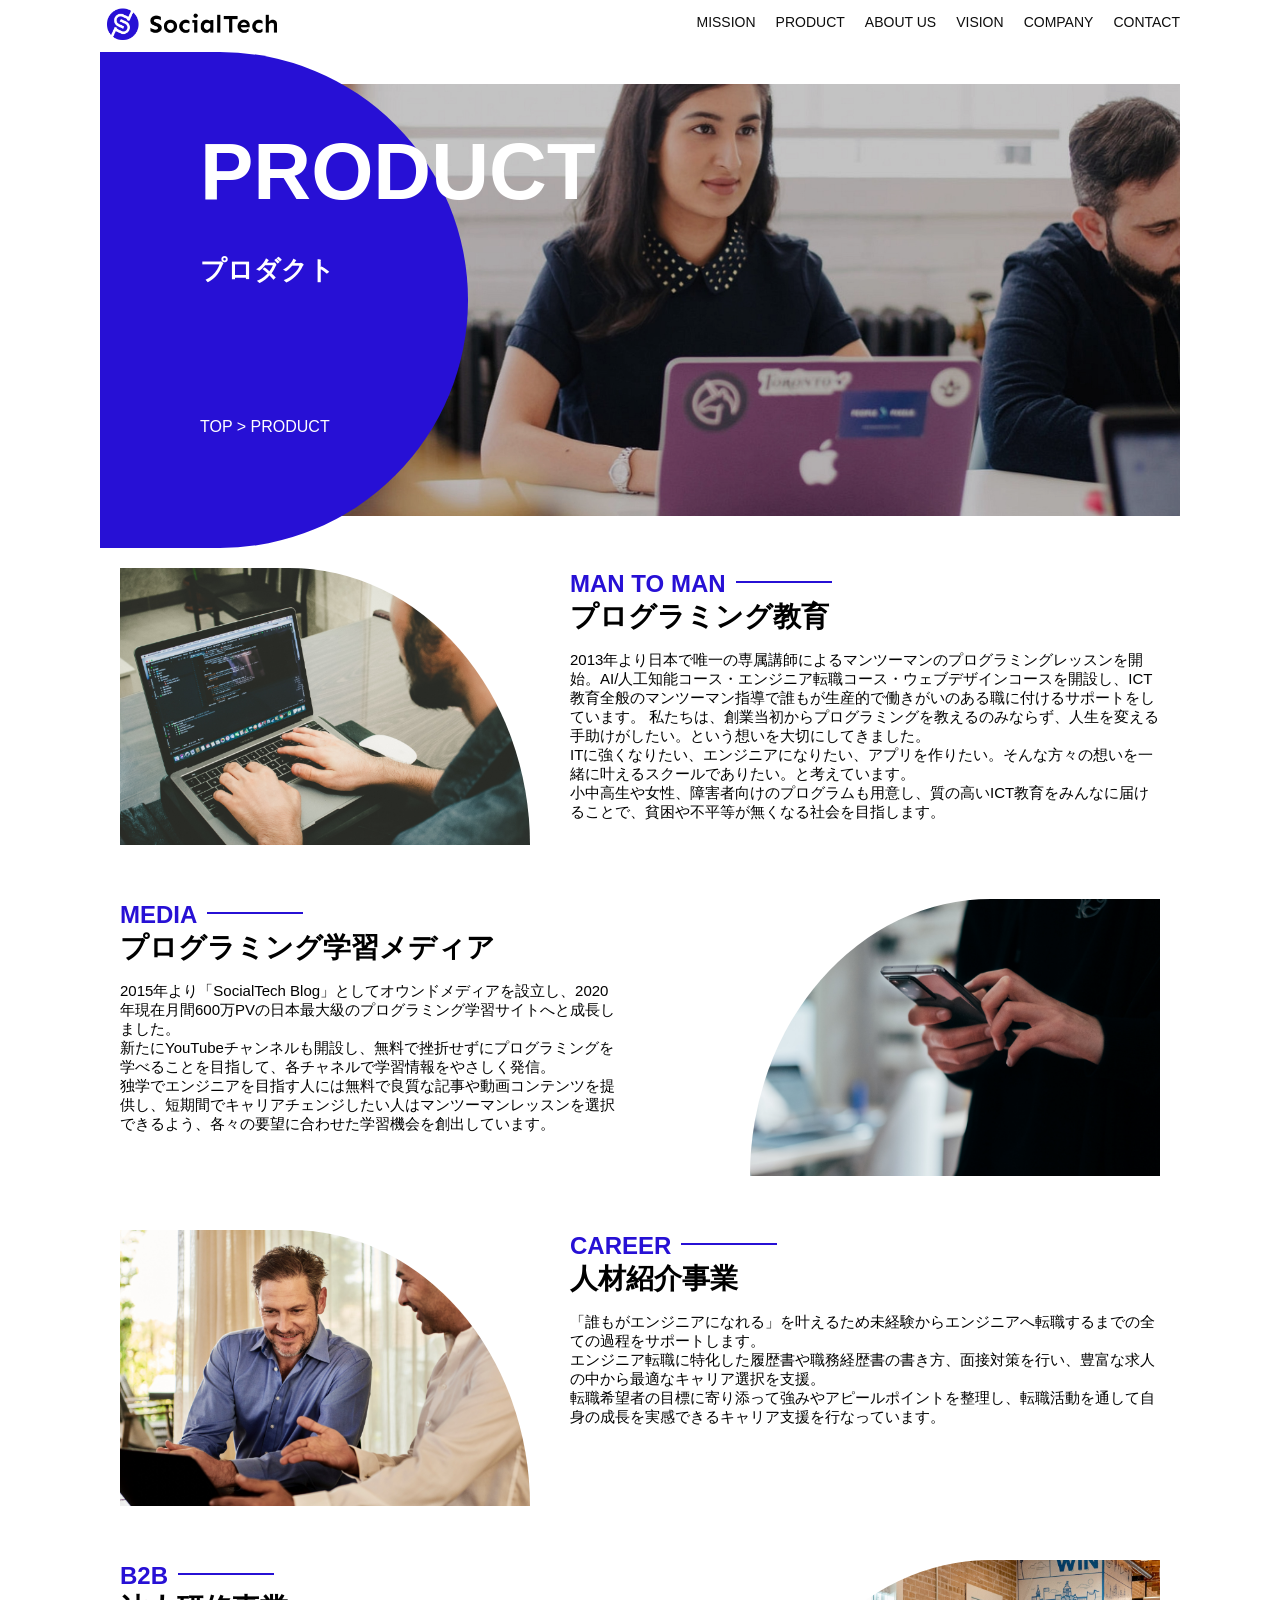
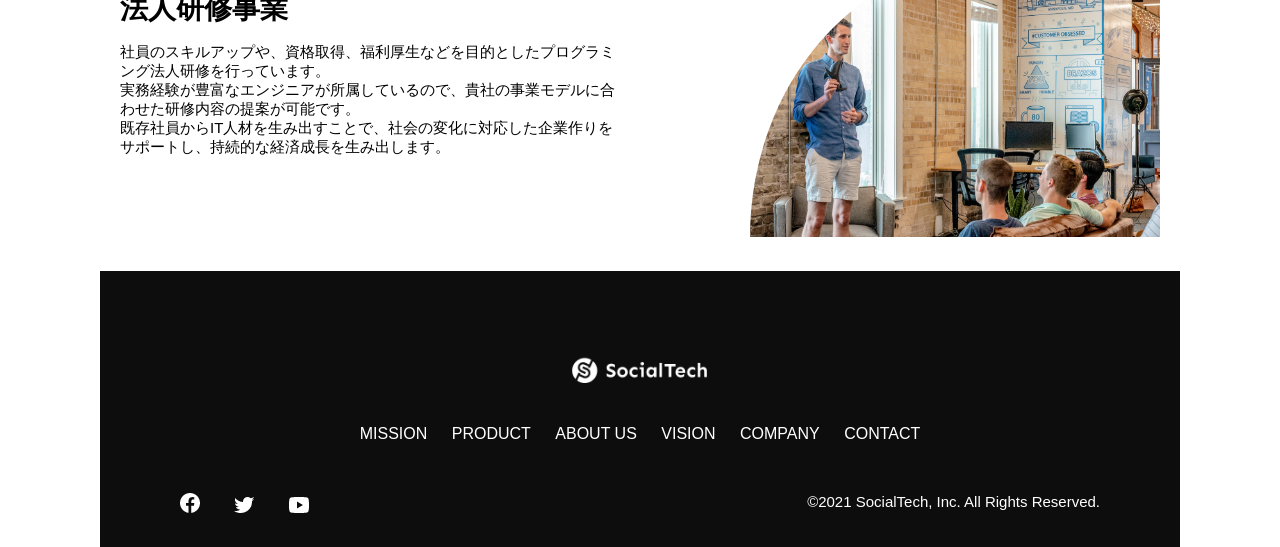
<file: kadai_tutorial_output/product.html>
<!DOCTYPE html>
<html>
  <head>
     <title>SocialTech -PRODUCT プロダクト-</title>
    <meta charset="utf-8">
     <meta name="description" content="SocialTechの4つのプロダクトを紹介します">
    <meta name="viewport" content="width=device-width, initial-scale=1.0">
    <link rel="stylesheet" href="style.css">
  </head>

  <body>
    <!-- ヘッダー -->
    <header>
      <!-- ロゴ -->
      <a href="index.html" id="logo">
        <img src="images/logo.png" alt="トップページに戻る">
      </a>

      <!-- PC用ナビゲーション -->
      <nav id="nav-pc">
        <ul>
          <li><a href="mission.html">MISSION</a></li>
          <li><a href="product.html">PRODUCT</a></li>
          <li><a href="index.html#aboutus">ABOUT US</a></li>
          <li><a href="index.html#vision">VISION</a></li>
          <li><a href="index.html#company">COMPANY</a></li>
          <li><a href="index.html#contact">CONTACT</a></li>
        </ul>
      </nav>

      <!-- スマホ用メニューボタン -->
      <button id="menu-sp" onclick="document.getElementById('nav-sp').style.display = 'block'">
        <img src="images/button-menu.png" alt="ナビゲーションを開く">
      </button>

      <!-- スマホ用ナビゲーション -->
      <div id="nav-sp">
        <button id="close" onclick="document.getElementById('nav-sp').style.display = 'none'">
          <img src="images/button-close.png" alt="ナビゲーションを閉じる">
        </button>

        <nav>
          <ul>
            <li>
              <a id="logo-sp" href="index.html" onclick="document.getElementById('nav-sp').style.display = 'none'"><img src="images/logo-sp.png" alt="トップページに戻る"></a>
            </li>
            <li><a class="menu" href="mission.html" onclick="document.getElementById('nav-sp').style.display = 'none'">MISSION</a></li>
            <li><a class="menu" href="product.html" onclick="document.getElementById('nav-sp').style.display = 'none'">PRODUCT</a></li>
            <li><a class="menu" href="index.html#aboutus" onclick="document.getElementById('nav-sp').style.display = 'none'">ABOUT US</a></li>
            <li><a class="menu" href="index.html#vision" onclick="document.getElementById('nav-sp').style.display = 'none'">VISION</a></li>
            <li><a class="menu" href="index.html#company" onclick="document.getElementById('nav-sp').style.display = 'none'">COMPANY</a></li>
            <li><a class="menu" href="index.html#contact" onclick="document.getElementById('nav-sp').style.display = 'none'">CONTACT</a></li>
          </ul>
        </nav>
        <div id="sns">
          <a href="https://www.facebook.com/sejuku2013">
            <img src="images/button-facebook.png" alt="Facebookのリンク">
          </a>
          <a href="https://twitter.com/samuraijuku">
            <img src="images/button-twitter.png" alt="Twitterのリンク">
          </a>
          <a href="https://www.youtube.com/channel/UCCFOQO5aDK0xXam4cUQXT8g">
            <img src="images/button-youtube.png" alt="YouTubeのリンク">
          </a>
        </div>
      </div>
    </header>

    <main>
      <article>
                 <section id="product-main">
           <div class="product-main-inner">
             <div id="product-title">
               <h1>PRODUCT<br><span>プロダクト</span></h1>
               <p>TOP > PRODUCT</p>
             </div>
           </div>
         </section>
                  <section class="product-section product-section-left">
           <div class="product-section-img">
             <img src="images/product/product-mantoman.png" alt="PCでコードを書く男性">
           </div>
           <div class="product-read">
             <h2 class="product-h2">MAN TO MAN</h2>
             <h3 class="product-h3">プログラミング教育</h3>
             <p>
               2013年より日本で唯一の専属講師によるマンツーマンのプログラミングレッスンを開始。AI/人工知能コース・エンジニア転職コース・ウェブデザインコースを開設し、ICT教育全般のマンツーマン指導で誰もが生産的で働きがいのある職に付けるサポートをしています。 私たちは、創業当初からプログラミングを教えるのみならず、人生を変える手助けがしたい。という想いを大切にしてきました。<br>ITに強くなりたい、エンジニアになりたい、アプリを作りたい。そんな方々の想いを一緒に叶えるスクールでありたい。と考えています。<br>小中高生や女性、障害者向けのプログラムも用意し、質の高いICT教育をみんなに届けることで、貧困や不平等が無くなる社会を目指します。
             </p>
           </div>
         </section>
 
         <section class="product-section product-section-right">
           <div class="product-read">
             <h2 class="product-h2">MEDIA</h2>
             <h3 class="product-h3">プログラミング学習メディア</h3>
             <p>2015年より「SocialTech Blog」としてオウンドメディアを設立し、2020年現在月間600万PVの日本最大級のプログラミング学習サイトへと成長しました。<br>新たにYouTubeチャンネルも開設し、無料で挫折せずにプログラミングを学べることを目指して、各チャネルで学習情報をやさしく発信。<br>独学でエンジニアを目指す人には無料で良質な記事や動画コンテンツを提供し、短期間でキャリアチェンジしたい人はマンツーマンレッスンを選択できるよう、各々の要望に合わせた学習機会を創出しています。</p>
           </div>
           <div class="product-section-img">
             <img src="images/product/product-media.png" alt="スマートフォンを操作する人">
           </div>
         </section>
 
         <section class="product-section product-section-left">
           <div class="product-section-img">
             <img src="images/product/product-career.png" alt="笑顔で話し合う2人の男性">
           </div>
           <div class="product-read">
             <h2 class="product-h2">CAREER</h2>
             <h3 class="product-h3">人材紹介事業</h3>
             <p>「誰もがエンジニアになれる」を叶えるため未経験からエンジニアへ転職するまでの全ての過程をサポートします。<br>エンジニア転職に特化した履歴書や職務経歴書の書き方、面接対策を行い、豊富な求人の中から最適なキャリア選択を支援。<br>転職希望者の目標に寄り添って強みやアピールポイントを整理し、転職活動を通して自身の成長を実感できるキャリア支援を行なっています。<br></p>
           </div>
         </section>
 
         <section class="product-section product-section-right">
           <div class="product-read">
             <h2 class="product-h2">B2B</h2>
             <h3 class="product-h3">法人研修事業</h3>
             <p>社員のスキルアップや、資格取得、福利厚生などを目的としたプログラミング法人研修を行っています。<br>実務経験が豊富なエンジニアが所属しているので、貴社の事業モデルに合わせた研修内容の提案が可能です。<br>既存社員からIT人材を生み出すことで、社会の変化に対応した企業作りをサポートし、持続的な経済成長を生み出します。</p>
           </div>
           <div class="product-section-img">
             <img src="images/product/product-b2b.png" alt="講演中の男性とそれを聴く人々">
           </div>
         </section>
      </article>
    </main>

    <footer>
      <div id="footer-logo">
        <img src="images/logo-sp.png" alt="SocialTech">
      </div>
      <div id="footer-link">
        <a href="mission.html">MISSION</a>
        <a href="product.html">PRODUCT</a>
        <a href="index.html#aboutus">ABOUT US</a>
        <a href="index.html#vision">VISION</a>
        <a href="index.html#company">COMPANY</a>
        <a href="index.html#contact">CONTACT</a>
      </div>
      <div id="sns-footer">
        <div class="sns-btns">
          <a href="https://www.facebook.com/sejuku2013"><img src="images/button-facebook.png" alt="Facebookのリンク"></a>
          <a href="https://twitter.com/samuraijuku"><img src="images/button-twitter.png" alt="Twitterのリンク"></a>
          <a href="https://www.youtube.com/channel/UCCFOQO5aDK0xXam4cUQXT8g"><img src="images/button-youtube.png" alt="YouTubeのリンク"></a>
        </div>
        <p id="copyright">&copy;2021 SocialTech, Inc. All Rights Reserved.</p>
      </div>
    </footer>
    
  </body>
</html>
</file>
<file: kadai_013/style.css>
/* PC、スマホ共通スタイル */
body {
  font-family: "Source Sans Pro", "Hiragino Kaku Gothic ProN", Meiryo, Arial,
    sans-serif;
}

p {
  font-size: 15px;
}

#main-visual>img {
  width: 100%;
}

/*================
PC用のスタイル 
=================*/
@media screen and (min-width: 768px) {
  /* 横幅設定 */
  body {
    max-width: 1080px;
    min-width: 960px;
    margin: 0 auto 0 auto;
  }

  /* ヘッダー */
  header {
    display: flex;
    justify-content: space-between;
  }

  /* ナビゲーションのレイアウト */
  #nav-pc {
    text-align: right;
    font-size: 14px;
    padding-top: 15px;
  }

  /* ナビゲーションのリンクの装飾設定 */
  #nav-pc>a {
    text-decoration: none;
    margin-left: 20px;
  }

  #nav-pc>a:link {
    color: #0d0d0d;
  }

  #nav-pc>a:visited {
    color: #0d0d0d;
  }

  #nav-pc>a:hover {
    color: #0d0d0d;
    text-decoration: underline;
  }

  #nav-pc>a:active {
    color: #0d0d0d;
  }

  /* SP要素をPC時に非表示 */
  #menu-sp {
    display: none;
  }

  #nav-sp {
    display: none;
  }
}

/*================
SP用のスタイル 
=================*/
@media screen and (max-width: 767px) {
  body {
    min-width: 375px;
    margin: 0;
  }

  /* PCのナビゲーションを非表示 */
  #nav-pc {
    display: none;
  }

  /* ハンバーガーメニューボタン */
  #menu-sp {
    float: right;
    padding: 0;
  }

  /* SP用ナビゲーション */
  #nav-sp {
    background-color: #ce933e;
    position: absolute;
    left: 0;
    top: 0;
    height: 100%;
    width: 100%;
    display: none;
    z-index: 100;
  }

  #nav-sp ul {
    padding-left: 0;
  }

  #nav-sp li {
    list-style: none;
  }

  /* 閉じるボタン */
  #close {
    position: absolute;
    top: 20px;
    right: 20px;
  }

  /* SP用ロゴ */
  #logo-sp {
    margin: 80px 0px 30px 20px;
  }

  /* SP用ナビゲーションのリンク共通 */
  #nav-sp a {
    display: block;
  }

  #nav-sp a:link {
    color: #ffffff;
  }

  #nav-sp a:visited {
    color: #ffffff;
  }

  #nav-sp a:hover {
    color: #ffffff;
    text-decoration: underline;
  }

  #nav-sp a:active {
    color: #ffffff;
  }

  /* SP用メニュー項目 */
  #nav-sp .menu {
    text-decoration: none;
    display: block;
    margin: 0 20px;
    height: 44px;
    font-size: 16px;
    background-image: url("images/arrow.png");
    background-repeat: no-repeat;
    background-position: right top;
  }
}
</file>
<file: kadai_tutorial_output/style.css>
/* PC、スマホ共通スタイル */
* {
  box-sizing: border-box;
}

p {
  font-size: 15px;
}

body {
  max-width: 1080px;
  margin: 0 auto 0 auto;
  font-family: "Source Sans Pro", "Hiragino Kaku Gothic ProN", Meiryo, Arial, sans-serif;
}
  
/* ヘッダー */
header {
  display: flex;
  justify-content: space-between;
}

/* ナビゲーションのレイアウト */
#nav-pc {
  font-size: 14px;
}

#nav-pc ul {
  display: flex;
  padding-left: 0;
}

#nav-pc li {
  list-style: none;
}

/* ナビゲーションのリンクの装飾設定 */
#nav-pc a {
  text-decoration: none;
  margin-left: 20px;
  color: #0d0d0d;
}

#nav-pc a:hover {
  text-decoration: underline;
}

/* スマホ用ナビを非表示 */
#nav-sp,
#menu-sp {
  display: none;
}

/* メインビジュアル*/
#main-visual {
  position: relative;
  height: 400px;
}

#main-message {
  position: absolute;
  top: 0;
  left: 0;
  background-color: #2710d5;
  color: #ffffff;
  border-radius: 0 0 476px 0;
  max-width: 620px;
  height: 100%;
  width: 100%;
  z-index: 11;
}

#main-message h1 {
  font-size: 60px;
  margin: 100px 0 0 50px;
}

#main-message > p {
  font-size: 28px;
  margin: 0 0 0 50px;
}

#main-visual > img {
  max-width: 620px;
  border-radius: 476px 0 0 0;
  position: absolute;
  top: 0;
  right: 0;
  z-index: 10;
}

/*見出し*/
h2 {
  margin: 40px 0 0 0;
}

h2::after {
  content: url("images/line.png");
  margin-left: 10px;
}

h3 {
  font-size: 27px;
}

/* ミッション */
#mission {
  margin: 80px auto 80px auto;
}

#mission-flex {
  display: flex;
}

#mission-flex > div {
  width: 50%;
  margin: 20px;
}

#mission-photo {
  width: 100%;
}

#s2dgs {
  margin-top: 50px;
  width: 100%;
}

/* プロダクト */
#product {
  background-color: #fafafa;
  margin: 80px 0 80px 0;
  padding: 10px 40px 0px 40px;
}

/* 外枠 */
#product .product-flex {
  margin-top: 40px;
  display: flex;
}

/* 左のカラム */
#product-left {
  width: 50%;
  margin-right: 20px;
}

/* 右のカラム */
#product-right {
  width: 50%;
  margin-left: 20px;
  margin-top: 80px;
}

/* 写真＋説明の枠 */
#product-left > div {
  position: relative;
  height: 480px;
  margin-right: 20px;
}

#product-right > div {
  position: relative;
  height: 480px;
  margin-left: 20px;
}

/* 写真*/
.product-photo {
  width: 100%;
}

/* 説明文の枠 */
.product-explain {
  background-color: #ffffff;
  position: absolute;
  left: 0;
  bottom: 50px;
  margin: 0 40px 0 40px;
  padding: 20px;
  box-shadow: 5px 5px 10px rgba(0, 0, 0, 0.05);
}

/* 説明文の英語 */
.product-explain > span {
  color: #2710d5;
  font-weight: bold;
  font-size: 16px;
  margin: 0px;
}

/* 説明文の見出し */
.product-explain > h3 {
  margin: 5px 0 5px 0;
}

/* 説明文 */
.product-explain > p {
  font-size: 14px;
  margin: 0;
}

/* もっと見るボタン */
#product-more {
  text-align: center;
}

#product-more a {
  position: relative;
  bottom: -42px;
}

/* ABOUT US */
#aboutus {
  margin: 80px auto 80px auto;
}

/* ３つの組織文化と写真を入れる枠 */
#aboutus > div {
  display: flex;
}

/* 写真 */
.culture-img {
  width: 50%;
  align-self: flex-start;
}

.culture-img2 {
  margin-top: 50px;
  width: 100%;
}

/* 3つの組織文化の表 */
.culture-table {
  margin-right: 50px;
}

/* 番号 */
.culture-num {
  font-size: 80px;
  color: #2710d5;
  padding: 0 20px 0 0;
}

/* 見出し */
.culture-table th {
  text-align: left;
  font-size: 28px;
  font-weight: bold;
}

/* 組織文化英語 */
.culture-en {
  color: #2710d5;
  font-size: 24px;
}

/* 説明文 */
.culture-description {
  margin: 0;
}

/* ビジョン */
#vision {
  margin: 80px auto 80px auto;
}

/* セクション内の外枠*/
#vision > div {
  display: flex;
  justify-content: space-between;
  flex-wrap: wrap;
}

/*7つの行動指針の枠*/
.vision-box {
  width: 300px;
  height: 300px;
  margin-bottom: 30px;
  position: relative;
}

.vision-box > img {
  width: 100%;
  position: relative;
  z-index: 30;
}

.vision-box > div {
  position: absolute;
  top: 0;
  left: 0;
  z-index: 31;
  margin-right: 20px;
}

.vision-box > div > h4 {
  color: #2710d5;
  font-size: 19px;
  margin: 80px 0 0 0;
}

.vision-box > div > h4::first-letter {
  font-size: 40px;
}

.vision-box > div > h5 {
  font-size: 20px;
  margin: 0 0 0 0;
}

.vision-box > div > p {
  margin: 10px 0 0 0;
}

/*会社概要*/
#company {
  margin: 80px auto 80px auto;
}

#company-table {
  width: 100%;
}

.tableheader {
  text-align: left;
  padding: 20px;
  border-bottom-color: #2710d5;
  border-bottom-width: 1px;
  border-bottom-style: solid;
  width: 100px;
}

.tableheader-first {
  border-top-color: #2710d5;
  border-top-width: 1px;
  border-top-style: solid;
}

.cell {
  padding: 30px;
  border-bottom-color: #ececec;
  border-bottom-width: 1px;
  border-bottom-style: solid;
}

.cell-first {
  border-top-color: #ececec;
  border-top-width: 1px;
  border-top-style: solid;
}

#company > iframe {
  width: 100%;
  height: 368px;
  margin-top: 40px;
}

/* お問い合わせ */
#contact {
  margin: 80px auto 80px auto;
}

/* 外枠 */
#contact > form > div {
  display: flex;
  flex-direction: row;
  flex-wrap: wrap;
  padding-bottom: 30px;
}

/* 左列　見出し */
.contact-heading {
  width: 240px;
  align-self: center;
}

/* 見出しのラベル */
.contact-label {
  font-weight: bold;
}

/* 必須 */
.contact-span {
  color: #ce2222;
  margin: 0 0 0 20px;
  font-weight: bold;
}

/* テキストボックス */
.contact-textbox {
  border-top: 0px;
  border-left: 0px;
  border-right: 0px;
  border-bottom-width: 1px;
  border-bottom-color: #707070;
  border-style: solid;
  background-color: #fafafa;
  height: 56px;
  width: 400px;
}

/* お問い合わせ内容のテキストエリア */
.contact-textarea {
  border-top: 0px;
  border-left: 0px;
  border-right: 0px;
  border-bottom-width: 1px;
  border-bottom-color: #707070;
  background-color: #fafafa;
  width: 400px;
  height: 200px;
}

/* 個人情報の取り扱い */
#contact dt {
  font-weight: bold;
}

#contact dd {
  margin: 0 0 16px 0;
}

#contact dd p {
  margin: 0;
}

#contact dd ul {
  padding-left: 0;
}

#contact dd li {
  margin-bottom: 0;
  list-style: none;
}

/* フッター */
footer {
  background-color: #0d0d0d;
  text-align: center;
  padding: 80px 80px 30px 80px;
}

#footer-logo {
  margin-bottom: 30px;
}

#footer-link {
  margin-bottom: 50px;
}

#footer-link > a {
  text-decoration: none;
  margin: 10px;
  color: #ffffff;
}

#footer-link > a:hover {
  text-decoration: underline;
}

#sns-footer {
  display: flex;
  justify-content: space-between;
}

#sns-footer a {
  margin-right: 30px;
}

#copyright {
  color: #ffffff;
  margin: 0;
}

/* mission.html用スタイル */
/* ミッションのメインビジュアル */
.mission-main-inner {
  background-image: url("images/mission/mission-main.png");
  background-repeat: no-repeat;
  background-position-y: center;
}

#mission-title {
  background-color: #2710d5;
  width: 368px;
  color: #ffffff;
  height: 496px;
  border-radius: 0 248px 248px 0;
  position: relative;
}

#mission-title h1 {
  position: absolute;
  top: 0;
  left: 100px;
  font-size: 80px;
  line-height: 1;
}

#mission-title h1 span {
  font-size: 26px;
}

#mission-title > p {
  position: absolute;
  top: 350px;
  left: 100px;
  font-size: 16px;
}

/* ミッションページ　S2DGSの設定 */
#mission-s2dgs {
  padding: 20px;
}

.mission-h2 {
  color: #2710d5;
  font-size: 40px;
}

.mission-h2::after {
  content: none;
}

/* ミッションページ　5つのゴールの設定 */
#mission-five-goals {
  padding: 20px;
  display: flex;
}

#mission-five-goals .five-goals-image {
  width: 30%;
  padding: 20px;
}

#mission-five-goals .five-goals-image img {
  width: 100%;
}

#mission-five-goals .five-goals-read {
  width: 70%;
  padding: 20px;
}

#mission-five-goals .five-goals-read > div {
  margin-bottom: 40px;
}

.fivegoals-image-right {
  float: right;
  margin: 20px;
}

.fivegoals-image-left {
  float: left;
  margin: 20px;
}

.fivegoals-number {
  color: #2710d5;
  font-size: 48px;
  font-weight: bold;
  margin: 0;
}

.fivegoals-h3 {
  font-size: 28px;
  margin: 0;
}

.fivegoals-p {
  margin: 0;
}

/* プロダクトページ */
.product-main-inner {
  background-image: url("images/product/product-main.png");
  background-repeat: no-repeat;
  background-position-y: center;
}

#product-title {
  background-color: #2710d5;
  width: 368px;
  color: #ffffff;
  height: 496px;
  border-radius: 0 248px 248px 0;
  position: relative;
}

#product-title h1 {
  position: absolute;
  top: 0;
  left: 100px;
  font-size: 80px;
  line-height: 1;
}

#product-title h1 span {
  font-size: 26px;
}

#product-title > p {
  position: absolute;
  top: 350px;
  left: 100px;
  font-size: 16px;
}

/* セクション */
.product-section {
  display: flex;
  padding: 20px 20px 0;
}

.product-section .product-section-img {
  width: 450px;
}

/* 右が画像のセクション*/
.product-section-left .product-section-img img {
  width: 100%;
  padding: 0 40px 30px 0;
  border-radius: 0 432px 0 0;
}

.product-section-left .product-read {
  width: 50%;
  flex-grow: 1;
}

.product-section-left .product-read p {
  margin-bottom: 0;
}

/* 右が画像のセクション*/
.product-section-right {
  justify-content: space-between;
}

.product-section-right .product-section-img img {
  width: 100%;
  padding: 0 0 30px 40px;
  border-radius: 432px 0 0 0;
}

.product-section-right .product-read {
  width: 500px;
}

.product-h2 {
  color: #2710d5;
  font-size: 24px;
  margin: 0;
}

.product-h3 {
  font-size: 28px;
  margin: 0;
}

/*====================
 スマートフォン用のスタイル
=====================*/
@media screen and (max-width: 767px) {
  /* PC用ナビゲーション非表示 */
  #nav-pc {
    display: none;
  }

  /* ハンバーガーメニュー */
  #menu-sp {
    display: block;
    background-color: transparent;
    float: right;
    padding: 0;
    border: none;
  }

  /* スマホ用ナビゲーションの表示切替*/
  /* 初期状態、レイアウトと非表示設定 */
  #nav-sp {
    background-color: #2710d5;
    position: fixed;
    left: 0;
    top: 0;
    height: 100%;
    width: 100%;
    display: none;
    z-index: 100;
  }

  /* ×ボタン */
  #close {
    position: absolute;
    top: 20px;
    right: 20px;
    background-color: transparent;
    border: none;
  }

  #nav-sp nav ul {
    padding-left: 0;
  }

  #nav-sp nav li {
    list-style: none;
  }

  /* ナビゲーションメニュー用ロゴ */
  #logo-sp {
    margin: 80px 0 30px 20px;
  }

  /* ナビゲーションのリンクの装飾設定 */
  #nav-sp nav a {
    display: block;
    color: #ffffff;
  }

  #nav-sp nav a:hover {
    text-decoration: underline;
  }

  #nav-sp .menu {
    text-decoration: none;
    margin: 0 20px 0 20px;
    height: 44px;
    font-size: 16px;
    background-image: url("images/arrow.png");
    background-repeat: no-repeat;
    background-position: right top;
  }

  #sns {
    position: absolute;
    bottom: 20px;
    left: 20px;
  }

  #sns > a {
    margin-right: 30px;
  }

  /* メインビジュアル */
  #main-visual {
    position: relative;
    height: 470px;
  }

  #main-visual > div {
    text-align: center;
    height: 280px;
  }

  #main-visual h1 {
    font-size: 28px;
    margin: 90px 0 0 0;
  }

  #main-visual > div > p {
    margin: 0;
    font-size: 15px;
  }

  #main-visual > img {
    width: 100%;
    border-radius: 476px 0 0 0;
    top: auto;
    bottom: 0;
  }

  /*見出し*/
  h2 {
    margin: 15px 0 15px 0;
  }
  
  h3 {
    font-size: 24px;
    margin: 10px 0 0 0;
  }

  /* ミッション */
  #mission {
    margin: 20px 0 20px 0;
    padding: 0 20px 0 20px;
  }

  #mission-flex {
    flex-direction: column;
  }

  #mission-flex > div {
  width: 100%;
  margin: 0;
}

  /* プロダクト */
  #product {
    margin: 0;
    padding: 10px 20px 0 20px;
  }

  /* 外枠 */
  #product .product-flex {
    flex-direction: column;
    margin-top: 0;
  }

  /* 左右のカラム　スマホでは縦並び */
  #product-left,
  #product-right {
    width: 100%;;
    margin: 0;
  }

  /* 写真＋説明の枠 */
  #product-left > div,
  #product-right > div {
    height: auto;
    margin: 0;
  }

  /* 説明文の枠 */
  .product-explain {
    position: relative;
    margin: 0;
  }

  .product-explain > h3 {
    margin: 10px 0 10px 0;
    font-size: 24px;
  }

  /* もっと見るボタン */
  #product-more {
    text-align: left;
  }

  /* ABOUT US */
  #aboutus {
    margin: 80px 20px 80px 20px;
  }

  #aboutus > div {
    flex-direction: column;
  }

  .culture-table th {
    font-size: 16px;
  }

  .culture-table {
    margin-right: 0;
    padding-right: 20px;
    order: 2;
  }

  .culture-img {
    width: 100%;
    order: 1;
  }

  .culture-img2 {
    margin-top: 0;
  }

  .culture-num {
    padding: 0;
  }

  .culture-description {
    margin: 0;
  }

  /* ビジョン */
  #vision {
    margin: 80px 20px 80px 20px;
  }

  .vision-box > img {
    position: absolute;
    top: 0;
    left: 0;
  }

  .vision-box > div > h4 {
    margin: 60px 0 0 0;
  }

  /*会社概要*/
  #company {
    margin: 0 20px 0 20px;
  }

  #company > h3 {
    margin-bottom: 20px;
  }

  .tableheader {
    width: 50px;
  }

  .cell {
    padding: 20px;
  }

  #company > iframe {
    height: 240px;
  }

  /* お問い合わせ */
  #contact {
    margin: 80px 20px 80px 20px;
  }

  #contact > h3 {
    margin-bottom: 20px;
  }

  #contact > form > div {
    flex-direction: column;
    margin-bottom: 20px;
  }

  .contact-heading {
    align-self: auto;
    margin-bottom: 20px;
  }

  .contact-textbox {
    min-width: 300px;
    width: 100%;
  }

  .contact-textarea {
    height: 150px;
    width: 100%;
  }

  .radiobutton {
    margin-bottom: 20px;
  }

  /* フッター */
  footer {
    padding: 30px 20px 50px 20px;
    text-align: left;
  }

  #footer-link > a {
    margin: 0 20px 30px 0;
    display: block;
    background-image: url("images/arrow.png");
    background-repeat: no-repeat;
    background-position: right top;
  }

  #footer-link > a:hover {
    text-decoration: underline;
  }

  #sns-footer {
    flex-direction: column;
    justify-content: flex-start;
  }

  #copyright {
    font-size: 12px;
    margin-top: 30px;
  }

  /* mission.html用スタイル */
  /* ミッションのメインビジュアル */
  #mission-main {
    height: 256px;
    margin-top: 4%;
    position: relative;
  }

  .mission-main-inner {
    height: 80%;
    background-size: cover;
  }

  #mission-title {
    width: 136px;
    height: 256px;
    position: absolute;
    top: -10%;
  }

  #mission-title h1 {
    left: 20px;
    font-size: 40px;
  }

  #mission-title h1 span {
    font-size: 18px;
  }

  #mission-title > p {
    top: 180px;
    left: 20px;
    font-size: 13px;
  }

  /* ミッションページ　S2DGSの設定 */
  .mission-h2 {
    font-size: 38px;
    margin: 0px;
  }

  .mission-h2::after {
    content: none;
  }

  #mission-s2dgs > img {
    width: 100%;
  }

  /* ミッションページ　5つのゴールの設定 */
  #mission-five-goals {
    flex-direction: column;
  }

  #mission-five-goals > div {
    padding: 0;
  }

  #mission-five-goals .five-goals-image,
  #mission-five-goals .five-goals-read {
    width: 100%;
    padding: 0;
  }

  #mission-five-goals .five-goals-read > div {
    display: flex;
    flex-direction: column;
  }

  .fivegoals-image-right,
  .fivegoals-image-left {
    align-self: center;
  }

  /* プロダクトページ */
  #product-main {
    height: 256px;
    margin-top: 4%;
    position: relative;
  }

  .product-main-inner {
    height: 80%;
    background-size: cover;
  }

  #product-title {
    width: 136px;
    height: 256px;
    position: absolute;
    top: -10%;
  }
  
  #product-title h1 {
    left: 20px;
    font-size: 40px;
  }

  #product-title h1 span {
    font-size: 18px;
  }

  #product-title > p {
    top: 180px;
    left: 20px;
    font-size: 13px;
  }

  /* セクション */
  .product-section {
    flex-direction: column;
  }

  .product-section .product-section-img {
    width: 100%;
  }
  
  .product-section .product-section-img img {
    width: 100%;
    padding: 0;
  }

  /* 右が画像のセクション*/
  .product-section-left .product-section-img img {
    border-radius: 0 300px 0 0;
  }

  .product-section-left .product-read {
    width: 100%;
    flex-grow: 1;
  }

  /* 右が画像のセクション*/
  .product-section-right .product-section-img img {
    order: 1;
    border-radius: 300px 0 0 0;
  }

  .product-section-right .product-read {
    order: 2;
    width: 100%;
  }

}
</file>
<file: kadai_013/課題用素材GitHub/style.css>
/* PC、スマホ共通スタイル */
body {
  font-family: "Source Sans Pro", "Hiragino Kaku Gothic ProN", Meiryo, Arial,
    sans-serif;
}

p {
  font-size: 15px;
}

#main-visual>img {
  width: 100%;
}

/*================
PC用のスタイル 
=================*/
@media screen and (min-width: 768px) {
  /* 横幅設定 */
  body {
    max-width: 1080px;
    min-width: 960px;
    margin: 0 auto 0 auto;
  }

  /* ヘッダー */
  header {
    display: flex;
    justify-content: space-between;
  }

  /* ナビゲーションのレイアウト */
  #nav-pc {
    text-align: right;
    font-size: 14px;
    padding-top: 15px;
  }

  /* ナビゲーションのリンクの装飾設定 */
  #nav-pc>a {
    text-decoration: none;
    margin-left: 20px;
  }

  #nav-pc>a:link {
    color: #0d0d0d;
  }

  #nav-pc>a:visited {
    color: #0d0d0d;
  }

  #nav-pc>a:hover {
    color: #0d0d0d;
    text-decoration: underline;
  }

  #nav-pc>a:active {
    color: #0d0d0d;
  }
}
</file>
